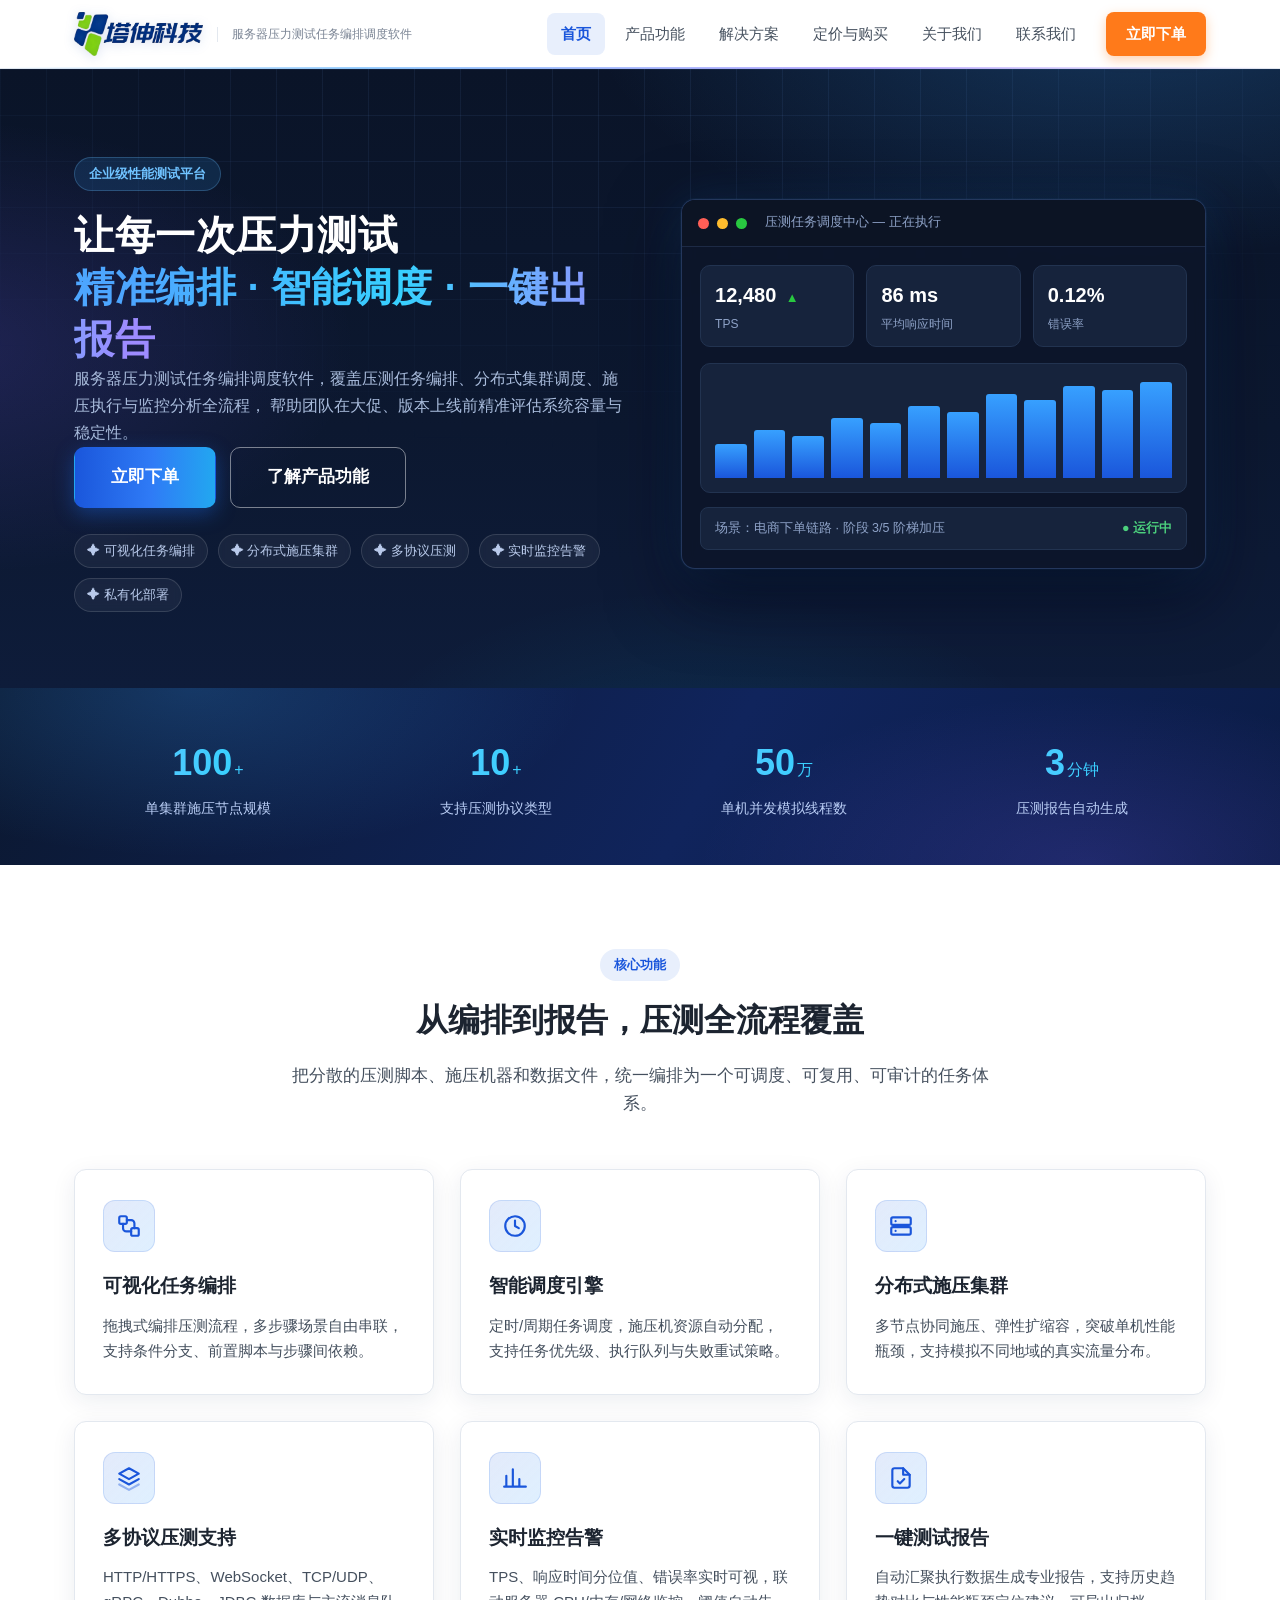
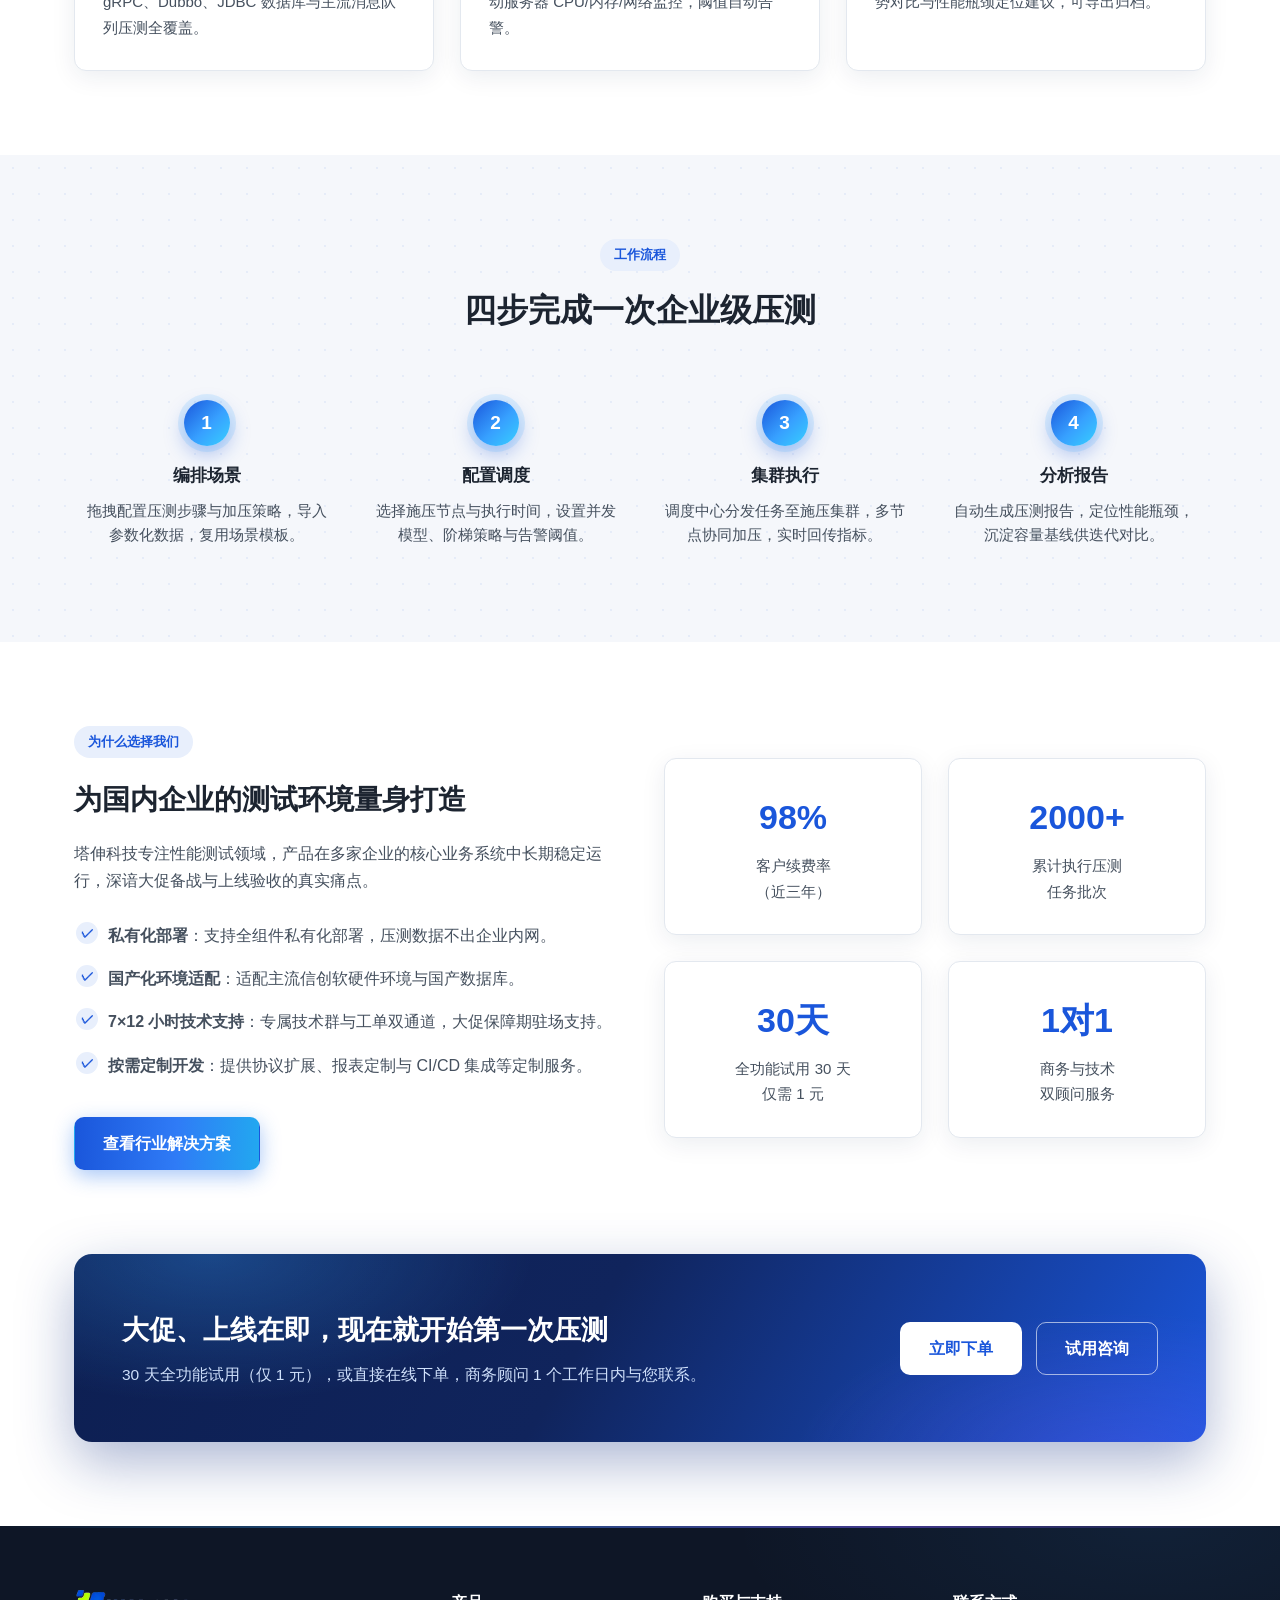
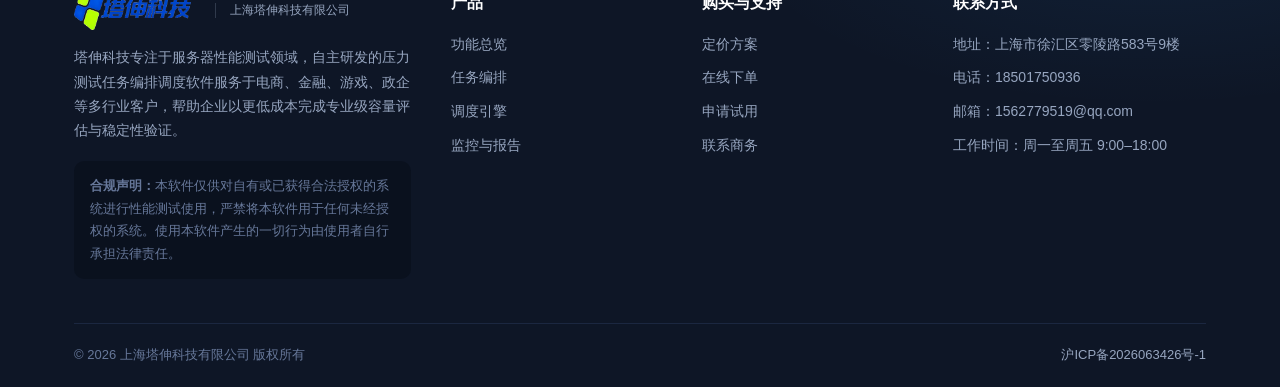
<file: index.html>
<!DOCTYPE html>
<html lang="zh-CN">
<head>
  <meta charset="UTF-8">
  <meta name="viewport" content="width=device-width, initial-scale=1.0">
  <title>服务器压力测试任务编排调度软件 - 上海塔伸科技有限公司</title>
  <meta name="description" content="面向企业级系统的服务器压力测试任务编排调度软件：可视化编排压测场景、智能调度分布式施压集群、实时监控与自动报告，帮助电商、金融、游戏等行业在大促与上线前精准评估系统容量。">
  <link rel="icon" href="assets/favicon.png" type="image/png">
  <link rel="stylesheet" href="css/style.css?v=1.3">
</head>
<body>

  <!-- ======= 头部导航 ======= -->
  <header class="site-header">
    <div class="container header-inner">
      <a class="brand" href="index.html">
        <img class="brand-logo" src="assets/logo.png" alt="塔伸科技"> <span class="brand-text"><span class="brand-sub">服务器压力测试任务编排调度软件</span>
        </span>
      </a>
      <button class="burger" aria-label="打开菜单"><span></span><span></span><span></span></button>
      <nav>
        <ul class="nav-list">
          <li><a href="index.html">首页</a></li>
          <li><a href="product.html">产品功能</a></li>
          <li><a href="solutions.html">解决方案</a></li>
          <li><a href="pricing.html">定价与购买</a></li>
          <li><a href="about.html">关于我们</a></li>
          <li><a href="contact.html">联系我们</a></li>
          <li><a class="nav-cta" href="order.html">立即下单</a></li>
        </ul>
      </nav>
    </div>
  </header>

  <!-- ======= 首页主视觉 ======= -->
  <section class="hero">
    <div class="container hero-inner">
      <div class="hero-copy">
        <span class="kicker">企业级性能测试平台</span>
        <h1>让每一次压力测试<br><span class="hl">精准编排 · 智能调度 · 一键出报告</span></h1>
        <p class="hero-desc">
          服务器压力测试任务编排调度软件，覆盖压测任务编排、分布式集群调度、施压执行与监控分析全流程，
          帮助团队在大促、版本上线前精准评估系统容量与稳定性。
        </p>
        <div class="hero-cta">
          <a class="btn btn-primary btn-lg" href="order.html">立即下单</a>
          <a class="btn btn-outline btn-lg" href="product.html">了解产品功能</a>
        </div>
        <div class="hero-tags">
          <span>✦ 可视化任务编排</span>
          <span>✦ 分布式施压集群</span>
          <span>✦ 多协议压测</span>
          <span>✦ 实时监控告警</span>
          <span>✦ 私有化部署</span>
        </div>
      </div>

      <!-- 模拟控制台（纯CSS绘制，无外部图片依赖） -->
      <div class="console" aria-hidden="true">
        <div class="console-bar">
          <span class="dot r"></span><span class="dot y"></span><span class="dot g"></span>
          <span class="console-title">压测任务调度中心 — 正在执行</span>
        </div>
        <div class="console-body">
          <div class="console-stats">
            <div class="console-stat"><div class="v">12,480 <em>▲</em></div><div class="l">TPS</div></div>
            <div class="console-stat"><div class="v">86 ms</div><div class="l">平均响应时间</div></div>
            <div class="console-stat"><div class="v">0.12%</div><div class="l">错误率</div></div>
          </div>
          <div class="chart">
            <i style="height:34%"></i><i style="height:48%"></i><i style="height:42%"></i>
            <i style="height:60%"></i><i style="height:55%"></i><i style="height:72%"></i>
            <i style="height:66%"></i><i style="height:84%"></i><i style="height:78%"></i>
            <i style="height:92%"></i><i style="height:88%"></i><i style="height:96%"></i>
          </div>
          <div class="console-task">
            <span>场景：电商下单链路 · 阶段 3/5 阶梯加压</span>
            <span><b>● 运行中</b></span>
          </div>
        </div>
      </div>
    </div>
  </section>

  <!-- ======= 数据亮点 ======= -->
  <section class="stats-bar">
    <div class="container stats-grid">
      <div class="stat"><div class="v">100<small>+</small></div><div class="l">单集群施压节点规模</div></div>
      <div class="stat"><div class="v">10<small>+</small></div><div class="l">支持压测协议类型</div></div>
      <div class="stat"><div class="v">50<small>万</small></div><div class="l">单机并发模拟线程数</div></div>
      <div class="stat"><div class="v">3<small>分钟</small></div><div class="l">压测报告自动生成</div></div>
    </div>
  </section>

  <!-- ======= 核心功能 ======= -->
  <section class="section">
    <div class="container">
      <div class="section-head">
        <span class="kicker">核心功能</span>
        <h2>从编排到报告，压测全流程覆盖</h2>
        <p>把分散的压测脚本、施压机器和数据文件，统一编排为一个可调度、可复用、可审计的任务体系。</p>
      </div>
      <div class="grid-3">
        <div class="card">
          <div class="card-icon">
            <svg width="26" height="26" viewBox="0 0 24 24" fill="none" stroke="currentColor" stroke-width="2" stroke-linecap="round" stroke-linejoin="round"><rect x="3" y="3" width="7" height="7" rx="1.5"/><rect x="14" y="14" width="7" height="7" rx="1.5"/><path d="M10 6.5h4a3 3 0 0 1 3 3V14"/><path d="M6.5 10v4a3 3 0 0 0 3 3H14"/></svg>
          </div>
          <h3>可视化任务编排</h3>
          <p>拖拽式编排压测流程，多步骤场景自由串联，支持条件分支、前置脚本与步骤间依赖。</p>
        </div>
        <div class="card">
          <div class="card-icon">
            <svg width="26" height="26" viewBox="0 0 24 24" fill="none" stroke="currentColor" stroke-width="2" stroke-linecap="round" stroke-linejoin="round"><circle cx="12" cy="12" r="9"/><path d="M12 7v5l3.5 2"/></svg>
          </div>
          <h3>智能调度引擎</h3>
          <p>定时/周期任务调度，施压机资源自动分配，支持任务优先级、执行队列与失败重试策略。</p>
        </div>
        <div class="card">
          <div class="card-icon">
            <svg width="26" height="26" viewBox="0 0 24 24" fill="none" stroke="currentColor" stroke-width="2" stroke-linecap="round" stroke-linejoin="round"><rect x="3" y="4" width="18" height="7" rx="1.5"/><rect x="3" y="13" width="18" height="7" rx="1.5"/><path d="M7 7.5h.01M7 16.5h.01"/></svg>
          </div>
          <h3>分布式施压集群</h3>
          <p>多节点协同施压、弹性扩缩容，突破单机性能瓶颈，支持模拟不同地域的真实流量分布。</p>
        </div>
        <div class="card">
          <div class="card-icon">
            <svg width="26" height="26" viewBox="0 0 24 24" fill="none" stroke="currentColor" stroke-width="2" stroke-linecap="round" stroke-linejoin="round"><path d="M12 3l9 5-9 5-9-5 9-5z"/><path d="M3 13l9 5 9-5"/><path d="M3 18l9 5 9-5" opacity=".4"/></svg>
          </div>
          <h3>多协议压测支持</h3>
          <p>HTTP/HTTPS、WebSocket、TCP/UDP、gRPC、Dubbo、JDBC 数据库与主流消息队列压测全覆盖。</p>
        </div>
        <div class="card">
          <div class="card-icon">
            <svg width="26" height="26" viewBox="0 0 24 24" fill="none" stroke="currentColor" stroke-width="2" stroke-linecap="round" stroke-linejoin="round"><path d="M4 20V10M10 20V4M16 20v-7M22 20H2"/></svg>
          </div>
          <h3>实时监控告警</h3>
          <p>TPS、响应时间分位值、错误率实时可视，联动服务器 CPU/内存/网络监控，阈值自动告警。</p>
        </div>
        <div class="card">
          <div class="card-icon">
            <svg width="26" height="26" viewBox="0 0 24 24" fill="none" stroke="currentColor" stroke-width="2" stroke-linecap="round" stroke-linejoin="round"><path d="M14 3H6a2 2 0 0 0-2 2v14a2 2 0 0 0 2 2h12a2 2 0 0 0 2-2V9z"/><path d="M14 3v6h6"/><path d="M9 15l2 2 4-4"/></svg>
          </div>
          <h3>一键测试报告</h3>
          <p>自动汇聚执行数据生成专业报告，支持历史趋势对比与性能瓶颈定位建议，可导出归档。</p>
        </div>
      </div>
    </div>
  </section>

  <!-- ======= 工作流程 ======= -->
  <section class="section section-alt">
    <div class="container">
      <div class="section-head">
        <span class="kicker">工作流程</span>
        <h2>四步完成一次企业级压测</h2>
      </div>
      <div class="steps">
        <div class="step">
          <div class="step-num">1</div>
          <h3>编排场景</h3>
          <p>拖拽配置压测步骤与加压策略，导入参数化数据，复用场景模板。</p>
        </div>
        <div class="step">
          <div class="step-num">2</div>
          <h3>配置调度</h3>
          <p>选择施压节点与执行时间，设置并发模型、阶梯策略与告警阈值。</p>
        </div>
        <div class="step">
          <div class="step-num">3</div>
          <h3>集群执行</h3>
          <p>调度中心分发任务至施压集群，多节点协同加压，实时回传指标。</p>
        </div>
        <div class="step">
          <div class="step-num">4</div>
          <h3>分析报告</h3>
          <p>自动生成压测报告，定位性能瓶颈，沉淀容量基线供迭代对比。</p>
        </div>
      </div>
    </div>
  </section>

  <!-- ======= 为什么选择我们 ======= -->
  <section class="section">
    <div class="container split">
      <div>
        <span class="kicker">为什么选择我们</span>
        <h2>为国内企业的测试环境量身打造</h2>
        <p>塔伸科技专注性能测试领域，产品在多家企业的核心业务系统中长期稳定运行，深谙大促备战与上线验收的真实痛点。</p>
        <ul class="check-list">
          <li><b>私有化部署</b>：支持全组件私有化部署，压测数据不出企业内网。</li>
          <li><b>国产化环境适配</b>：适配主流信创软硬件环境与国产数据库。</li>
          <li><b>7×12 小时技术支持</b>：专属技术群与工单双通道，大促保障期驻场支持。</li>
          <li><b>按需定制开发</b>：提供协议扩展、报表定制与 CI/CD 集成等定制服务。</li>
        </ul>
        <div style="margin-top:30px;">
          <a class="btn btn-primary" href="solutions.html">查看行业解决方案</a>
        </div>
      </div>
      <div class="grid-2">
        <div class="card" style="text-align:center;">
          <div style="font-size:34px;font-weight:700;color:var(--primary);">98%</div>
          <p style="margin-top:6px;">客户续费率<br>（近三年）</p>
        </div>
        <div class="card" style="text-align:center;">
          <div style="font-size:34px;font-weight:700;color:var(--primary);">2000+</div>
          <p style="margin-top:6px;">累计执行压测<br>任务批次</p>
        </div>
        <div class="card" style="text-align:center;">
          <div style="font-size:34px;font-weight:700;color:var(--primary);">30天</div>
          <p style="margin-top:6px;">全功能试用 30 天<br>仅需 1 元</p>
        </div>
        <div class="card" style="text-align:center;">
          <div style="font-size:34px;font-weight:700;color:var(--primary);">1对1</div>
          <p style="margin-top:6px;">商务与技术<br>双顾问服务</p>
        </div>
      </div>
    </div>
  </section>

  <!-- ======= CTA ======= -->
  <section class="section" style="padding-top:0;">
    <div class="container">
      <div class="cta-band">
        <div>
          <h2>大促、上线在即，现在就开始第一次压测</h2>
          <p>30 天全功能试用（仅 1 元），或直接在线下单，商务顾问 1 个工作日内与您联系。</p>
        </div>
        <div class="cta-actions">
          <a class="btn" href="order.html">立即下单</a>
          <a class="btn btn-ghost" href="contact.html">试用咨询</a>
        </div>
      </div>
    </div>
  </section>

  <!-- ======= 页脚 ======= -->
  <footer class="site-footer">
    <div class="container">
      <div class="footer-grid">
        <div class="footer-about">
          <div class="footer-brand brand">
            <img class="brand-logo" src="assets/logo.png" alt="塔伸科技"> <span class="brand-text"><span class="brand-sub">上海塔伸科技有限公司</span>
            </span>
          </div>
          <p>塔伸科技专注于服务器性能测试领域，自主研发的压力测试任务编排调度软件服务于电商、金融、游戏、政企等多行业客户，帮助企业以更低成本完成专业级容量评估与稳定性验证。</p>
          <div class="compliance">
            <b>合规声明：</b>本软件仅供对自有或已获得合法授权的系统进行性能测试使用，严禁将本软件用于任何未经授权的系统。使用本软件产生的一切行为由使用者自行承担法律责任。
          </div>
        </div>
        <div>
          <h4>产品</h4>
          <ul>
            <li><a href="product.html">功能总览</a></li>
            <li><a href="product.html#orchestrate">任务编排</a></li>
            <li><a href="product.html#schedule">调度引擎</a></li>
            <li><a href="product.html#monitor">监控与报告</a></li>
          </ul>
        </div>
        <div>
          <h4>购买与支持</h4>
          <ul>
            <li><a href="pricing.html">定价方案</a></li>
            <li><a href="order.html">在线下单</a></li>
            <li><a href="contact.html">申请试用</a></li>
            <li><a href="contact.html">联系商务</a></li>
          </ul>
        </div>
        <div>
          <h4>联系方式</h4>
          <ul>
            <li>地址：上海市徐汇区零陵路583号9楼</li>
            <li>电话：18501750936</li>
            <li>邮箱：1562779519@qq.com</li>
            <li>工作时间：周一至周五 9:00–18:00</li>
          </ul>
        </div>
      </div>
      <div class="footer-bottom">
        <span>© <span id="footer-year">2026</span> 上海塔伸科技有限公司 版权所有</span>
        <span><a href="https://beian.miit.gov.cn/" target="_blank" rel="noopener">沪ICP备2026063426号-1</a></span>
      </div>
    </div>
  </footer>

  <script src="js/main.js?v=1.3"></script>
</body>
</html>
</file>
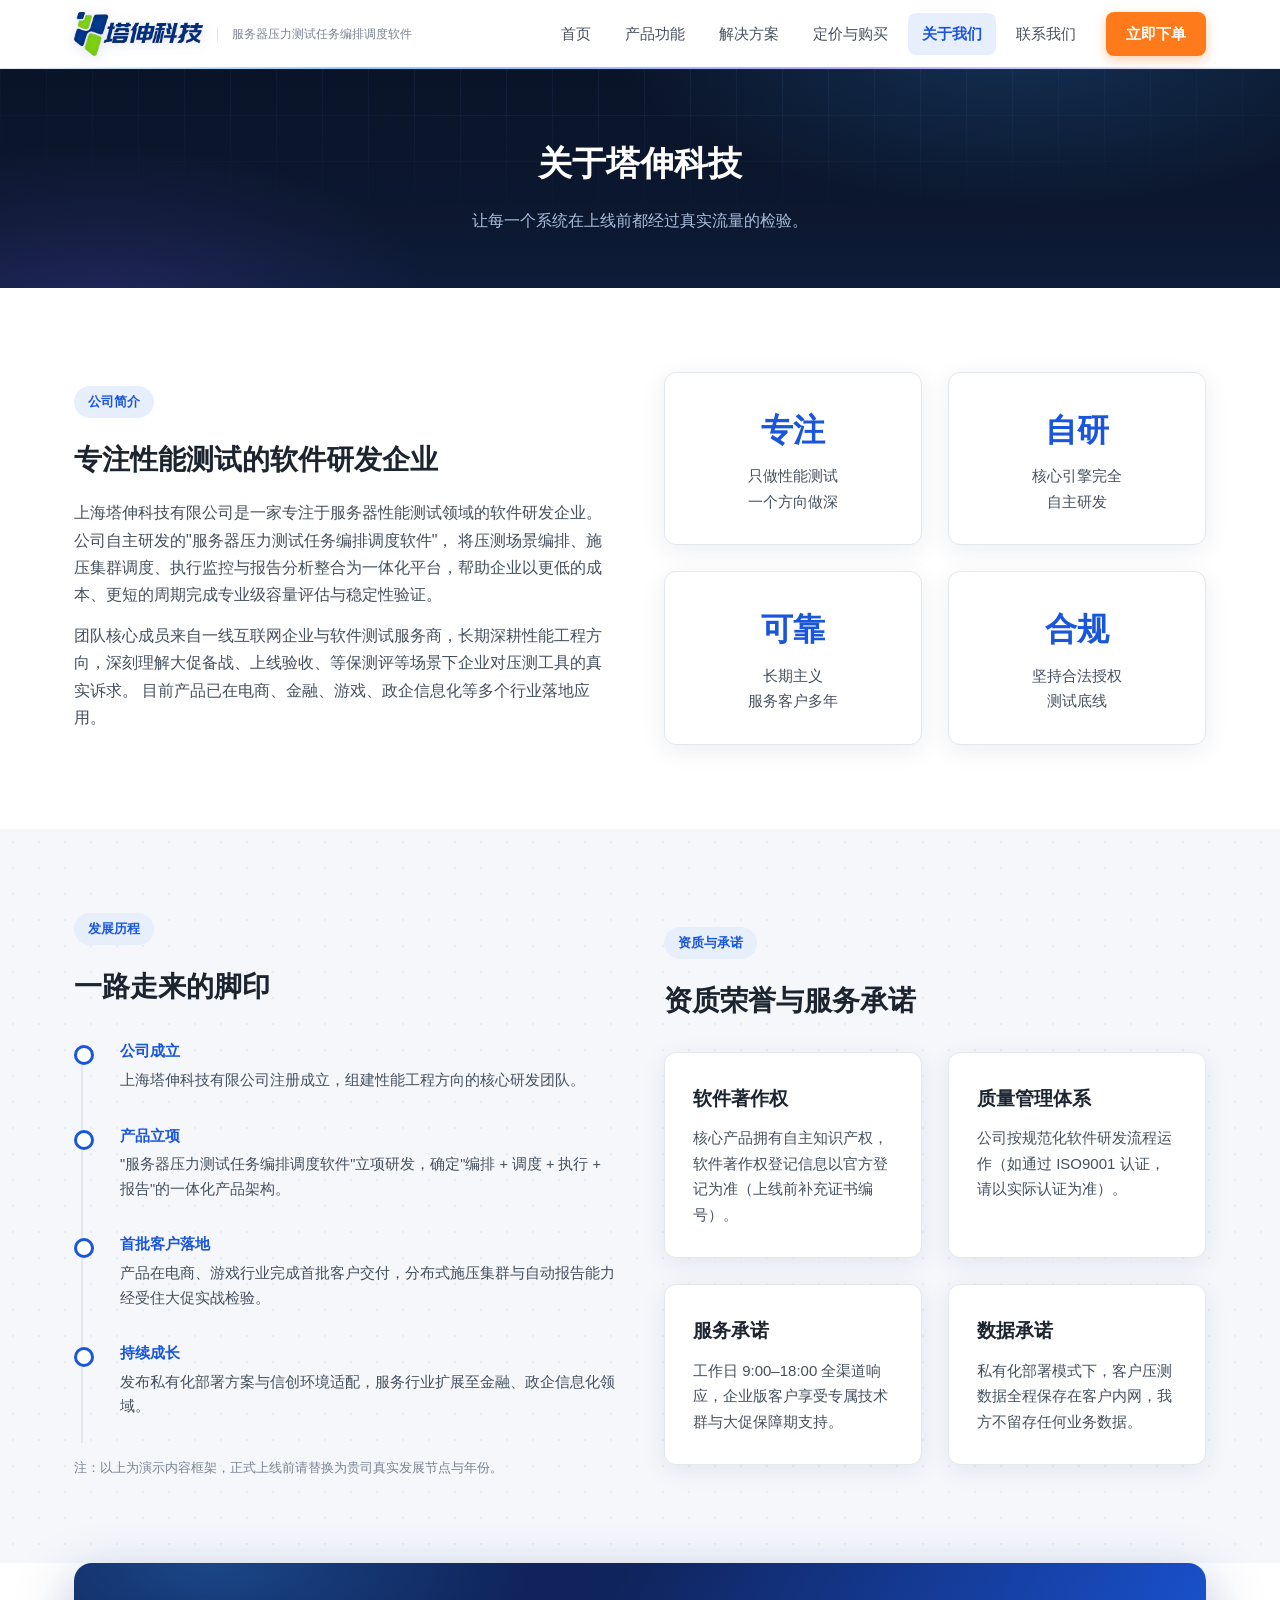
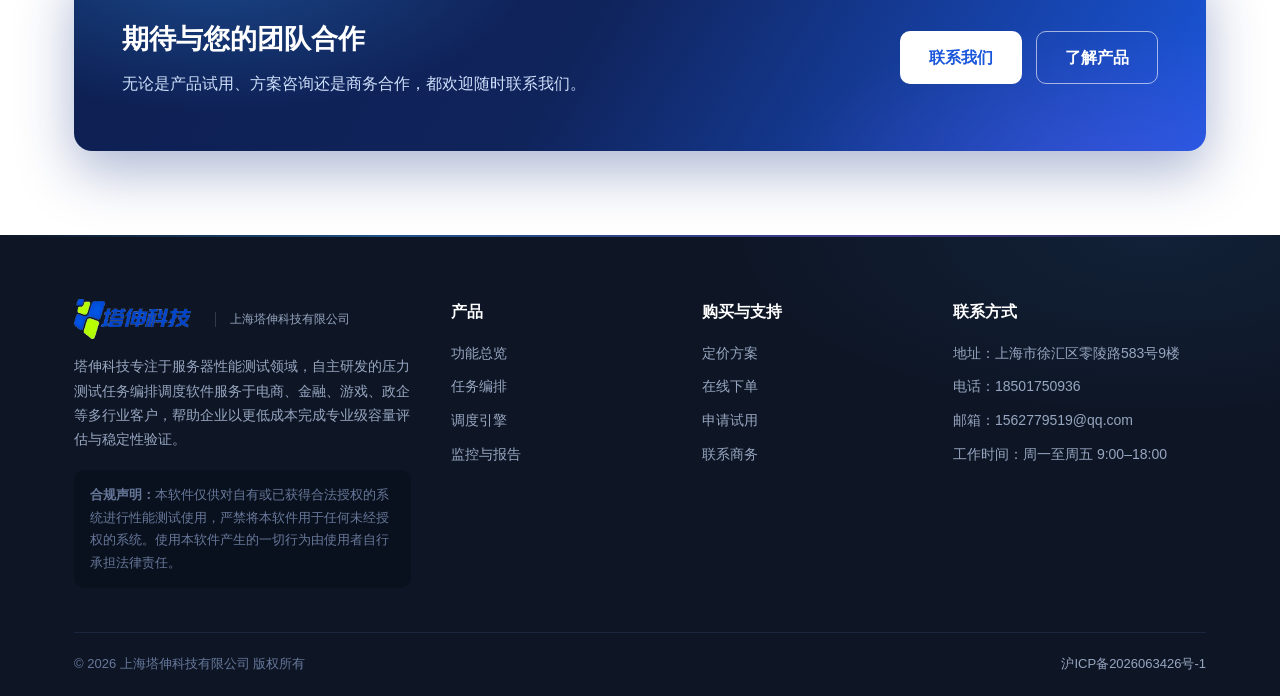
<file: about.html>
<!DOCTYPE html>
<html lang="zh-CN">
<head>
  <meta charset="UTF-8">
  <meta name="viewport" content="width=device-width, initial-scale=1.0">
  <title>关于我们 - 上海塔伸科技有限公司</title>
  <meta name="description" content="上海塔伸科技有限公司专注于服务器性能测试领域，自主研发压力测试任务编排调度软件，服务于电商、金融、游戏、政企等多行业客户。">
  <link rel="icon" href="assets/favicon.png" type="image/png">
  <link rel="stylesheet" href="css/style.css?v=1.3">
</head>
<body>

  <header class="site-header">
    <div class="container header-inner">
      <a class="brand" href="index.html">
        <img class="brand-logo" src="assets/logo.png" alt="塔伸科技"> <span class="brand-text"><span class="brand-sub">服务器压力测试任务编排调度软件</span>
        </span>
      </a>
      <button class="burger" aria-label="打开菜单"><span></span><span></span><span></span></button>
      <nav>
        <ul class="nav-list">
          <li><a href="index.html">首页</a></li>
          <li><a href="product.html">产品功能</a></li>
          <li><a href="solutions.html">解决方案</a></li>
          <li><a href="pricing.html">定价与购买</a></li>
          <li><a href="about.html">关于我们</a></li>
          <li><a href="contact.html">联系我们</a></li>
          <li><a class="nav-cta" href="order.html">立即下单</a></li>
        </ul>
      </nav>
    </div>
  </header>

  <section class="page-hero">
    <div class="container">
      <h1>关于塔伸科技</h1>
      <p>让每一个系统在上线前都经过真实流量的检验。</p>
    </div>
  </section>

  <section class="section">
    <div class="container split">
      <div>
        <span class="kicker">公司简介</span>
        <h2>专注性能测试的软件研发企业</h2>
        <p style="margin-top:14px;">
          上海塔伸科技有限公司是一家专注于服务器性能测试领域的软件研发企业。公司自主研发的"服务器压力测试任务编排调度软件"，
          将压测场景编排、施压集群调度、执行监控与报告分析整合为一体化平台，帮助企业以更低的成本、更短的周期完成专业级容量评估与稳定性验证。
        </p>
        <p style="margin-top:14px;color:var(--ink-2);">
          团队核心成员来自一线互联网企业与软件测试服务商，长期深耕性能工程方向，深刻理解大促备战、上线验收、等保测评等场景下企业对压测工具的真实诉求。
          目前产品已在电商、金融、游戏、政企信息化等多个行业落地应用。
        </p>
      </div>
      <div class="grid-2">
        <div class="card" style="text-align:center;"><div style="font-size:32px;font-weight:700;color:var(--primary);">专注</div><p style="margin-top:6px;">只做性能测试<br>一个方向做深</p></div>
        <div class="card" style="text-align:center;"><div style="font-size:32px;font-weight:700;color:var(--primary);">自研</div><p style="margin-top:6px;">核心引擎完全<br>自主研发</p></div>
        <div class="card" style="text-align:center;"><div style="font-size:32px;font-weight:700;color:var(--primary);">可靠</div><p style="margin-top:6px;">长期主义<br>服务客户多年</p></div>
        <div class="card" style="text-align:center;"><div style="font-size:32px;font-weight:700;color:var(--primary);">合规</div><p style="margin-top:6px;">坚持合法授权<br>测试底线</p></div>
      </div>
    </div>
  </section>

  <section class="section section-alt">
    <div class="container split">
      <div>
        <span class="kicker">发展历程</span>
        <h2>一路走来的脚印</h2>
        <div class="timeline" style="margin-top:28px;">
          <div class="tl-item">
            <div class="tl-year">公司成立</div>
            <p>上海塔伸科技有限公司注册成立，组建性能工程方向的核心研发团队。</p>
          </div>
          <div class="tl-item">
            <div class="tl-year">产品立项</div>
            <p>"服务器压力测试任务编排调度软件"立项研发，确定"编排 + 调度 + 执行 + 报告"的一体化产品架构。</p>
          </div>
          <div class="tl-item">
            <div class="tl-year">首批客户落地</div>
            <p>产品在电商、游戏行业完成首批客户交付，分布式施压集群与自动报告能力经受住大促实战检验。</p>
          </div>
          <div class="tl-item">
            <div class="tl-year">持续成长</div>
            <p>发布私有化部署方案与信创环境适配，服务行业扩展至金融、政企信息化领域。</p>
          </div>
        </div>
        <p style="color:var(--ink-3);font-size:13px;margin-top:8px;">注：以上为演示内容框架，正式上线前请替换为贵司真实发展节点与年份。</p>
      </div>
      <div>
        <span class="kicker">资质与承诺</span>
        <h2>资质荣誉与服务承诺</h2>
        <div class="grid-2" style="margin-top:28px;">
          <div class="card"><h3>软件著作权</h3><p>核心产品拥有自主知识产权，软件著作权登记信息以官方登记为准（上线前补充证书编号）。</p></div>
          <div class="card"><h3>质量管理体系</h3><p>公司按规范化软件研发流程运作（如通过 ISO9001 认证，请以实际认证为准）。</p></div>
          <div class="card"><h3>服务承诺</h3><p>工作日 9:00–18:00 全渠道响应，企业版客户享受专属技术群与大促保障期支持。</p></div>
          <div class="card"><h3>数据承诺</h3><p>私有化部署模式下，客户压测数据全程保存在客户内网，我方不留存任何业务数据。</p></div>
        </div>
      </div>
    </div>
  </section>

  <section class="section" style="padding-top:0;">
    <div class="container">
      <div class="cta-band">
        <div>
          <h2>期待与您的团队合作</h2>
          <p>无论是产品试用、方案咨询还是商务合作，都欢迎随时联系我们。</p>
        </div>
        <div class="cta-actions">
          <a class="btn" href="contact.html">联系我们</a>
          <a class="btn btn-ghost" href="product.html">了解产品</a>
        </div>
      </div>
    </div>
  </section>

  <footer class="site-footer">
    <div class="container">
      <div class="footer-grid">
        <div class="footer-about">
          <div class="footer-brand brand">
            <img class="brand-logo" src="assets/logo.png" alt="塔伸科技"> <span class="brand-text"><span class="brand-sub">上海塔伸科技有限公司</span>
            </span>
          </div>
          <p>塔伸科技专注于服务器性能测试领域，自主研发的压力测试任务编排调度软件服务于电商、金融、游戏、政企等多行业客户，帮助企业以更低成本完成专业级容量评估与稳定性验证。</p>
          <div class="compliance">
            <b>合规声明：</b>本软件仅供对自有或已获得合法授权的系统进行性能测试使用，严禁将本软件用于任何未经授权的系统。使用本软件产生的一切行为由使用者自行承担法律责任。
          </div>
        </div>
        <div>
          <h4>产品</h4>
          <ul>
            <li><a href="product.html">功能总览</a></li>
            <li><a href="product.html#orchestrate">任务编排</a></li>
            <li><a href="product.html#schedule">调度引擎</a></li>
            <li><a href="product.html#monitor">监控与报告</a></li>
          </ul>
        </div>
        <div>
          <h4>购买与支持</h4>
          <ul>
            <li><a href="pricing.html">定价方案</a></li>
            <li><a href="order.html">在线下单</a></li>
            <li><a href="contact.html">申请试用</a></li>
            <li><a href="contact.html">联系商务</a></li>
          </ul>
        </div>
        <div>
          <h4>联系方式</h4>
          <ul>
            <li>地址：上海市徐汇区零陵路583号9楼</li>
            <li>电话：18501750936</li>
            <li>邮箱：1562779519@qq.com</li>
            <li>工作时间：周一至周五 9:00–18:00</li>
          </ul>
        </div>
      </div>
      <div class="footer-bottom">
        <span>© <span id="footer-year">2026</span> 上海塔伸科技有限公司 版权所有</span>
        <span><a href="https://beian.miit.gov.cn/" target="_blank" rel="noopener">沪ICP备2026063426号-1</a></span>
      </div>
    </div>
  </footer>

  <script src="js/main.js?v=1.3"></script>
</body>
</html>
</file>
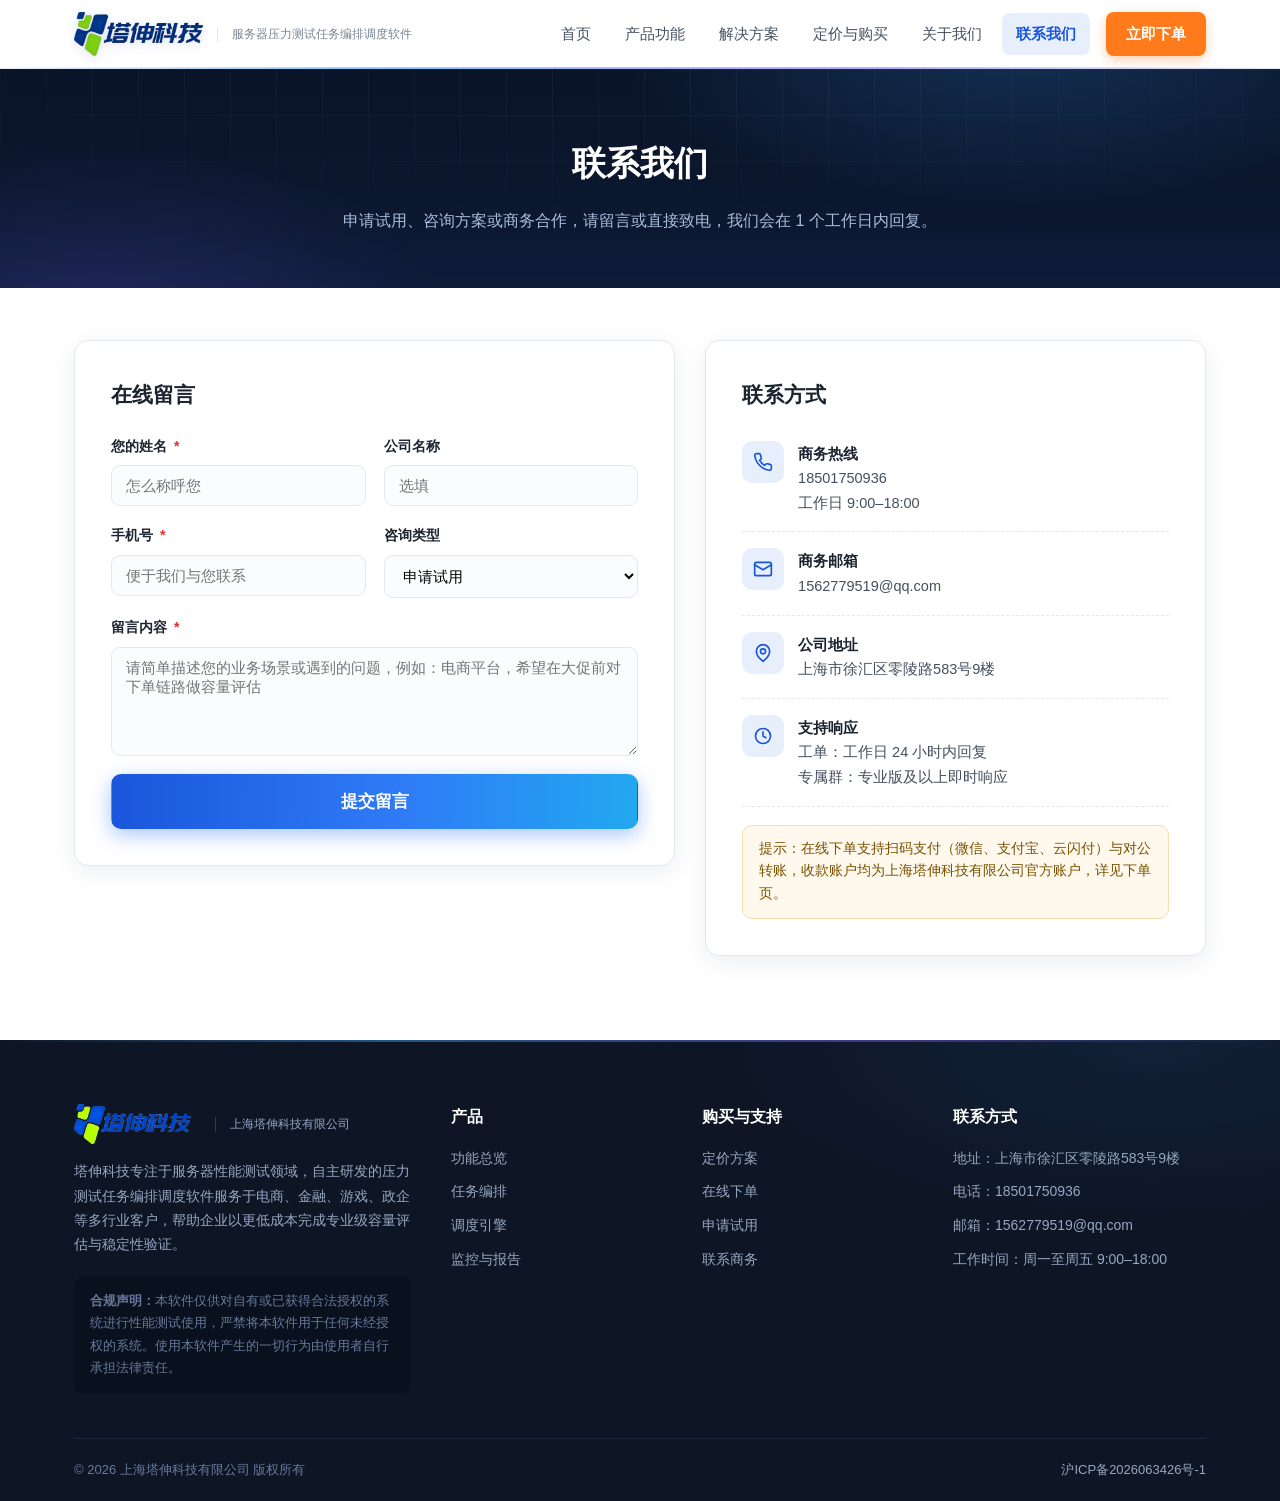
<file: contact.html>
<!DOCTYPE html>
<html lang="zh-CN">
<head>
  <meta charset="UTF-8">
  <meta name="viewport" content="width=device-width, initial-scale=1.0">
  <title>联系我们 - 服务器压力测试任务编排调度软件</title>
  <meta name="description" content="联系上海塔伸科技有限公司：申请30天试用、咨询压测解决方案、商务合作与售后支持。">
  <link rel="icon" href="assets/favicon.png" type="image/png">
  <link rel="stylesheet" href="css/style.css?v=1.3">
</head>
<body>

  <header class="site-header">
    <div class="container header-inner">
      <a class="brand" href="index.html">
        <img class="brand-logo" src="assets/logo.png" alt="塔伸科技"> <span class="brand-text"><span class="brand-sub">服务器压力测试任务编排调度软件</span>
        </span>
      </a>
      <button class="burger" aria-label="打开菜单"><span></span><span></span><span></span></button>
      <nav>
        <ul class="nav-list">
          <li><a href="index.html">首页</a></li>
          <li><a href="product.html">产品功能</a></li>
          <li><a href="solutions.html">解决方案</a></li>
          <li><a href="pricing.html">定价与购买</a></li>
          <li><a href="about.html">关于我们</a></li>
          <li><a href="contact.html">联系我们</a></li>
          <li><a class="nav-cta" href="order.html">立即下单</a></li>
        </ul>
      </nav>
    </div>
  </header>

  <section class="page-hero">
    <div class="container">
      <h1>联系我们</h1>
      <p>申请试用、咨询方案或商务合作，请留言或直接致电，我们会在 1 个工作日内回复。</p>
    </div>
  </section>

  <section class="section" style="padding-top:52px;">
    <div class="container contact-grid">

      <div class="form-card">
        <h2 style="font-size:21px;margin-bottom:22px;">在线留言</h2>
        <!--
          演示说明：此表单当前仅做前端演示，不会真实提交。
          上线时有两种低成本方案：
          1. 使用 form 的 action 指向您在阿里云/腾讯云购买的表单通知服务；
          2. 增加简单后端接收留言并发送邮件通知（参见 README.md）。
        -->
        <form class="form-grid" id="contact-form">
          <div class="form-field">
            <label for="c-name">您的姓名 <em>*</em></label>
            <input type="text" id="c-name" placeholder="怎么称呼您">
            <span class="err"></span>
          </div>
          <div class="form-field">
            <label for="c-company">公司名称</label>
            <input type="text" id="c-company" placeholder="选填">
          </div>
          <div class="form-field">
            <label for="c-phone">手机号 <em>*</em></label>
            <input type="tel" id="c-phone" maxlength="11" placeholder="便于我们与您联系">
            <span class="err"></span>
          </div>
          <div class="form-field">
            <label for="c-type">咨询类型</label>
            <select id="c-type">
              <option>申请试用</option>
              <option>产品功能咨询</option>
              <option>解决方案咨询</option>
              <option>报价与商务合作</option>
              <option>售后技术支持</option>
            </select>
          </div>
          <div class="form-field full">
            <label for="c-msg">留言内容 <em>*</em></label>
            <textarea id="c-msg" rows="5" placeholder="请简单描述您的业务场景或遇到的问题，例如：电商平台，希望在大促前对下单链路做容量评估"></textarea>
            <span class="err"></span>
          </div>
          <div class="form-field full">
            <button type="submit" class="btn btn-primary btn-lg btn-block">提交留言</button>
          </div>
        </form>
        <div class="notice blue" id="contact-ok" style="display:none;">
          ✅ 留言提交成功（演示）！正式上线后，留言将通过后端发送至商务邮箱，顾问会在 1 个工作日内与您联系。
        </div>
      </div>

      <div class="form-card">
        <h2 style="font-size:21px;margin-bottom:12px;">联系方式</h2>
        <div class="contact-item">
          <span class="ci-ico">
            <svg width="20" height="20" viewBox="0 0 24 24" fill="none" stroke="currentColor" stroke-width="2" stroke-linecap="round" stroke-linejoin="round"><path d="M22 16.9v3a2 2 0 0 1-2.2 2 19.8 19.8 0 0 1-8.6-3.1 19.5 19.5 0 0 1-6-6A19.8 19.8 0 0 1 2.1 4.2 2 2 0 0 1 4.1 2h3a2 2 0 0 1 2 1.7c.1 1 .4 2 .7 2.9a2 2 0 0 1-.5 2.1L8 10a16 16 0 0 0 6 6l1.3-1.3a2 2 0 0 1 2.1-.5c.9.3 1.9.6 2.9.7a2 2 0 0 1 1.7 2z"/></svg>
          </span>
          <div>
            <div class="ci-t">商务热线</div>
            <div class="ci-v">18501750936<br>工作日 9:00–18:00</div>
          </div>
        </div>
        <div class="contact-item">
          <span class="ci-ico">
            <svg width="20" height="20" viewBox="0 0 24 24" fill="none" stroke="currentColor" stroke-width="2" stroke-linecap="round" stroke-linejoin="round"><rect x="2" y="4" width="20" height="16" rx="2"/><path d="m22 7-10 6L2 7"/></svg>
          </span>
          <div>
            <div class="ci-t">商务邮箱</div>
            <div class="ci-v">1562779519@qq.com</div>
          </div>
        </div>
        <div class="contact-item">
          <span class="ci-ico">
            <svg width="20" height="20" viewBox="0 0 24 24" fill="none" stroke="currentColor" stroke-width="2" stroke-linecap="round" stroke-linejoin="round"><path d="M20 10c0 6-8 12-8 12S4 16 4 10a8 8 0 0 1 16 0z"/><circle cx="12" cy="10" r="3"/></svg>
          </span>
          <div>
            <div class="ci-t">公司地址</div>
            <div class="ci-v">上海市徐汇区零陵路583号9楼</div>
          </div>
        </div>
        <div class="contact-item">
          <span class="ci-ico">
            <svg width="20" height="20" viewBox="0 0 24 24" fill="none" stroke="currentColor" stroke-width="2" stroke-linecap="round" stroke-linejoin="round"><circle cx="12" cy="12" r="9"/><path d="M12 7v5l3.5 2"/></svg>
          </span>
          <div>
            <div class="ci-t">支持响应</div>
            <div class="ci-v">工单：工作日 24 小时内回复<br>专属群：专业版及以上即时响应</div>
          </div>
        </div>
        <div class="notice" style="margin-top:18px;">
          提示：在线下单支持扫码支付（微信、支付宝、云闪付）与对公转账，收款账户均为上海塔伸科技有限公司官方账户，详见下单页。
        </div>
      </div>

    </div>
  </section>

  <footer class="site-footer">
    <div class="container">
      <div class="footer-grid">
        <div class="footer-about">
          <div class="footer-brand brand">
            <img class="brand-logo" src="assets/logo.png" alt="塔伸科技"> <span class="brand-text"><span class="brand-sub">上海塔伸科技有限公司</span>
            </span>
          </div>
          <p>塔伸科技专注于服务器性能测试领域，自主研发的压力测试任务编排调度软件服务于电商、金融、游戏、政企等多行业客户，帮助企业以更低成本完成专业级容量评估与稳定性验证。</p>
          <div class="compliance">
            <b>合规声明：</b>本软件仅供对自有或已获得合法授权的系统进行性能测试使用，严禁将本软件用于任何未经授权的系统。使用本软件产生的一切行为由使用者自行承担法律责任。
          </div>
        </div>
        <div>
          <h4>产品</h4>
          <ul>
            <li><a href="product.html">功能总览</a></li>
            <li><a href="product.html#orchestrate">任务编排</a></li>
            <li><a href="product.html#schedule">调度引擎</a></li>
            <li><a href="product.html#monitor">监控与报告</a></li>
          </ul>
        </div>
        <div>
          <h4>购买与支持</h4>
          <ul>
            <li><a href="pricing.html">定价方案</a></li>
            <li><a href="order.html">在线下单</a></li>
            <li><a href="contact.html">申请试用</a></li>
            <li><a href="contact.html">联系商务</a></li>
          </ul>
        </div>
        <div>
          <h4>联系方式</h4>
          <ul>
            <li>地址：上海市徐汇区零陵路583号9楼</li>
            <li>电话：18501750936</li>
            <li>邮箱：1562779519@qq.com</li>
            <li>工作时间：周一至周五 9:00–18:00</li>
          </ul>
        </div>
      </div>
      <div class="footer-bottom">
        <span>© <span id="footer-year">2026</span> 上海塔伸科技有限公司 版权所有</span>
        <span><a href="https://beian.miit.gov.cn/" target="_blank" rel="noopener">沪ICP备2026063426号-1</a></span>
      </div>
    </div>
  </footer>

  <script src="js/main.js?v=1.3"></script>
  <script>
    // 联系表单演示校验与提示（真实提交请接入后端或表单服务）
    (function () {
      var form = document.getElementById('contact-form');
      form.addEventListener('submit', function (e) {
        e.preventDefault();
        var ok = true;
        function check(id, test, msg) {
          var input = document.getElementById(id);
          var field = input.closest('.form-field');
          var err = field.querySelector('.err');
          if (!test(input.value.trim())) { ok = false; field.classList.add('invalid'); err.textContent = msg; }
          else { field.classList.remove('invalid'); }
        }
        check('c-name', function (v) { return v.length >= 2; }, '请填写您的姓名');
        check('c-phone', function (v) { return /^1[3-9]\d{9}$/.test(v); }, '请填写正确的 11 位手机号');
        check('c-msg', function (v) { return v.length >= 10; }, '请至少输入 10 个字的问题描述');
        if (ok) {
          form.style.display = 'none';
          document.getElementById('contact-ok').style.display = '';
        }
      });
    })();
  </script>
</body>
</html>
</file>
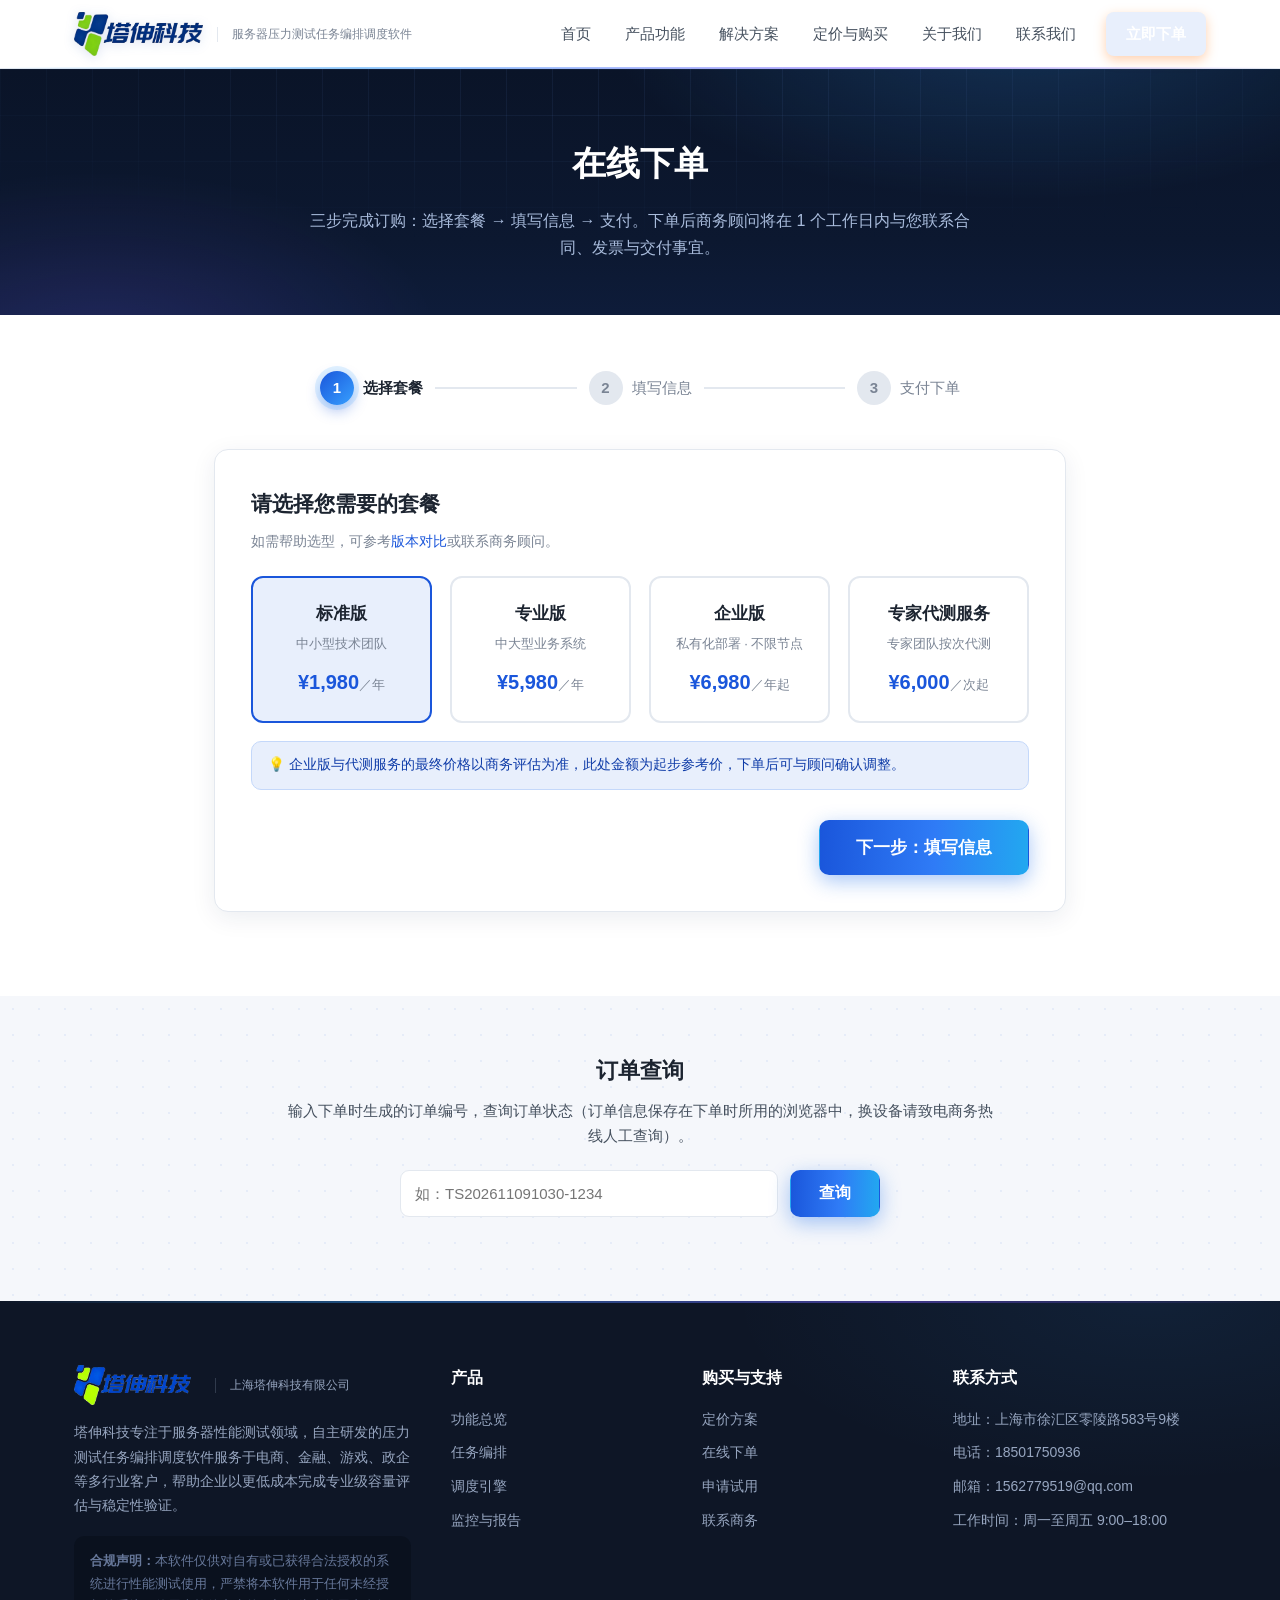
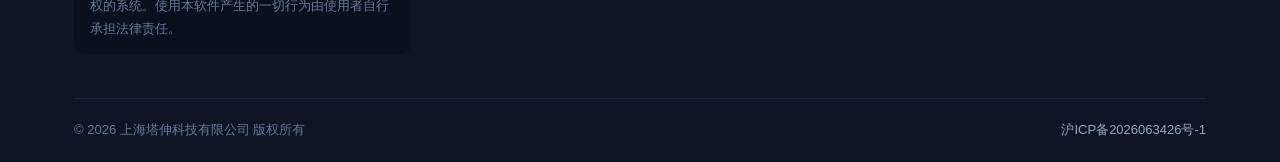
<file: order.html>
<!DOCTYPE html>
<html lang="zh-CN">
<head>
  <meta charset="UTF-8">
  <meta name="viewport" content="width=device-width, initial-scale=1.0">
  <title>在线下单 - 服务器压力测试任务编排调度软件</title>
  <meta name="description" content="在线下单购买服务器压力测试任务编排调度软件：选择套餐、填写信息、微信/支付宝/对公转账支付，商务顾问 1 个工作日内联系确认合同与交付。">
  <link rel="icon" href="assets/favicon.png" type="image/png">
  <link rel="stylesheet" href="css/style.css?v=1.3">
</head>
<body id="order-page">

  <header class="site-header">
    <div class="container header-inner">
      <a class="brand" href="index.html">
        <img class="brand-logo" src="assets/logo.png" alt="塔伸科技"> <span class="brand-text"><span class="brand-sub">服务器压力测试任务编排调度软件</span>
        </span>
      </a>
      <button class="burger" aria-label="打开菜单"><span></span><span></span><span></span></button>
      <nav>
        <ul class="nav-list">
          <li><a href="index.html">首页</a></li>
          <li><a href="product.html">产品功能</a></li>
          <li><a href="solutions.html">解决方案</a></li>
          <li><a href="pricing.html">定价与购买</a></li>
          <li><a href="about.html">关于我们</a></li>
          <li><a href="contact.html">联系我们</a></li>
          <li><a class="nav-cta" href="order.html">立即下单</a></li>
        </ul>
      </nav>
    </div>
  </header>

  <section class="page-hero">
    <div class="container">
      <h1>在线下单</h1>
      <p>三步完成订购：选择套餐 → 填写信息 → 支付。下单后商务顾问将在 1 个工作日内与您联系合同、发票与交付事宜。</p>
    </div>
  </section>

  <section class="section" style="padding-top:20px;">
    <div class="container" style="max-width:900px;">

      <!-- 步骤指示器 -->
      <div class="order-steps" id="order-steps">
        <div class="o-step active" id="ostep-1"><span class="o-ind">1</span><span class="o-lab">选择套餐</span><span class="o-line"></span></div>
        <div class="o-step" id="ostep-2"><span class="o-ind">2</span><span class="o-lab">填写信息</span><span class="o-line"></span></div>
        <div class="o-step" id="ostep-3"><span class="o-ind">3</span><span class="o-lab">支付下单</span></div>
      </div>

      <!-- 步骤1：选择套餐 -->
      <div class="form-card" id="panel-1">
        <h2 style="font-size:21px;margin-bottom:8px;">请选择您需要的套餐</h2>
        <p style="color:var(--ink-3);font-size:14px;margin-bottom:22px;">如需帮助选型，可参考<a href="pricing.html">版本对比</a>或联系商务顾问。</p>
        <div class="plan-pick four">
          <div class="plan-option" data-plan="standard">
            <div class="p-name">标准版</div>
            <div class="p-desc">中小型技术团队</div>
            <div class="p-price">¥1,980<small>／年</small></div>
          </div>
          <div class="plan-option" data-plan="professional">
            <div class="p-name">专业版</div>
            <div class="p-desc">中大型业务系统</div>
            <div class="p-price">¥5,980<small>／年</small></div>
          </div>
          <div class="plan-option" data-plan="enterprise">
            <div class="p-name">企业版</div>
            <div class="p-desc">私有化部署 · 不限节点</div>
            <div class="p-price">¥6,980<small>／年起</small></div>
          </div>
          <div class="plan-option" data-plan="service">
            <div class="p-name">专家代测服务</div>
            <div class="p-desc">专家团队按次代测</div>
            <div class="p-price">¥6,000<small>／次起</small></div>
          </div>
        </div>
        <div class="notice blue">💡 企业版与代测服务的最终价格以商务评估为准，此处金额为起步参考价，下单后可与顾问确认调整。</div>
        <div class="wizard-actions">
          <span></span>
          <button class="btn btn-primary btn-lg" id="next-1">下一步：填写信息</button>
        </div>
      </div>

      <!-- 步骤2：填写联系信息 -->
      <div class="form-card" id="panel-2" style="display:none;">
        <h2 style="font-size:21px;margin-bottom:22px;">联系与开票信息</h2>
        <div class="form-grid">
          <div class="form-field">
            <label for="f-company">公司全称 <em>*</em></label>
            <input type="text" id="f-company" placeholder="如：上海××科技有限公司">
            <span class="err"></span>
          </div>
          <div class="form-field">
            <label for="f-name">联系人 <em>*</em></label>
            <input type="text" id="f-name" placeholder="您的姓名">
            <span class="err"></span>
          </div>
          <div class="form-field">
            <label for="f-phone">手机号 <em>*</em></label>
            <input type="tel" id="f-phone" maxlength="11" placeholder="用于商务顾问与您联系">
            <span class="err"></span>
          </div>
          <div class="form-field">
            <label for="f-email">电子邮箱 <em>*</em></label>
            <input type="email" id="f-email" placeholder="用于接收合同与交付通知">
            <span class="err"></span>
          </div>
          <div class="form-field full">
            <label for="f-note">需求备注（选填）</label>
            <textarea id="f-note" rows="3" placeholder="例如：预计压测的系统类型、期望开通时间、是否需要私有化部署等"></textarea>
          </div>
        </div>
        <div class="wizard-actions">
          <button class="btn btn-outline" id="back-2">上一步</button>
          <button class="btn btn-primary btn-lg" id="next-2">下一步：选择支付方式</button>
        </div>
      </div>

      <!-- 步骤3：支付 -->
      <div class="form-card" id="panel-3" style="display:none;">
        <h2 style="font-size:21px;margin-bottom:22px;">确认订单并支付</h2>

        <div class="order-summary" style="margin-bottom:22px;">
          <dl>
            <dt>订购套餐</dt><dd id="summary-plan">—</dd>
            <dt>订单金额</dt><dd id="summary-amount" style="color:var(--accent);font-size:20px;">—</dd>
          </dl>
        </div>

        <h3 style="font-size:16px;margin-bottom:14px;">选择支付方式</h3>
        <div class="pay-methods">
          <div class="pay-option selected" data-pay="qr">
            <span class="pay-ico qr">扫码</span>
            <span><span class="pay-name">扫码支付（推荐）</span><br><span class="pay-desc">微信 / 支付宝 / 云闪付扫收款码</span></span>
          </div>
          <div class="pay-option" data-pay="bank">
            <span class="pay-ico bank">转账</span>
            <span><span class="pay-name">对公转账</span><br><span class="pay-desc">适合企业采购与报销</span></span>
          </div>
        </div>

        <!-- 支付详情（收款二维码 / 银行信息），由 order.js 渲染 -->
        <div class="pay-detail" id="pay-detail"></div>

        <div class="notice">提交订单即表示您已阅读并同意《软件许可与技术服务协议》（上线后可附链接），我们将在支付确认后为您安排开通与交付。</div>

        <div class="wizard-actions">
          <button class="btn btn-outline" id="back-3">上一步</button>
          <button class="btn btn-accent btn-lg" id="submit-order">提交订单</button>
        </div>
      </div>

      <!-- 步骤4：下单结果，由 order.js 渲染 -->
      <div id="panel-result" style="display:none;"></div>

    </div>
  </section>

  <!-- 订单查询（演示） -->
  <section class="section section-alt" style="padding-top:56px;">
    <div class="container" style="max-width:760px;text-align:center;">
      <h2 style="font-size:22px;margin-bottom:10px;">订单查询</h2>
      <p style="color:var(--ink-2);font-size:14.5px;margin-bottom:22px;">输入下单时生成的订单编号，查询订单状态（订单信息保存在下单时所用的浏览器中，换设备请致电商务热线人工查询）。</p>
      <div class="query-box">
        <input type="text" id="order-query-input" class="form-field" placeholder="如：TS202611091030-1234" style="padding:11px 14px;border:1px solid var(--line);border-radius:9px;font-size:15px;">
        <button class="btn btn-primary" id="order-query-btn">查询</button>
      </div>
      <div id="order-query-result"></div>
    </div>
  </section>

  <footer class="site-footer">
    <div class="container">
      <div class="footer-grid">
        <div class="footer-about">
          <div class="footer-brand brand">
            <img class="brand-logo" src="assets/logo.png" alt="塔伸科技"> <span class="brand-text"><span class="brand-sub">上海塔伸科技有限公司</span>
            </span>
          </div>
          <p>塔伸科技专注于服务器性能测试领域，自主研发的压力测试任务编排调度软件服务于电商、金融、游戏、政企等多行业客户，帮助企业以更低成本完成专业级容量评估与稳定性验证。</p>
          <div class="compliance">
            <b>合规声明：</b>本软件仅供对自有或已获得合法授权的系统进行性能测试使用，严禁将本软件用于任何未经授权的系统。使用本软件产生的一切行为由使用者自行承担法律责任。
          </div>
        </div>
        <div>
          <h4>产品</h4>
          <ul>
            <li><a href="product.html">功能总览</a></li>
            <li><a href="product.html#orchestrate">任务编排</a></li>
            <li><a href="product.html#schedule">调度引擎</a></li>
            <li><a href="product.html#monitor">监控与报告</a></li>
          </ul>
        </div>
        <div>
          <h4>购买与支持</h4>
          <ul>
            <li><a href="pricing.html">定价方案</a></li>
            <li><a href="order.html">在线下单</a></li>
            <li><a href="contact.html">申请试用</a></li>
            <li><a href="contact.html">联系商务</a></li>
          </ul>
        </div>
        <div>
          <h4>联系方式</h4>
          <ul>
            <li>地址：上海市徐汇区零陵路583号9楼</li>
            <li>电话：18501750936</li>
            <li>邮箱：1562779519@qq.com</li>
            <li>工作时间：周一至周五 9:00–18:00</li>
          </ul>
        </div>
      </div>
      <div class="footer-bottom">
        <span>© <span id="footer-year">2026</span> 上海塔伸科技有限公司 版权所有</span>
        <span><a href="https://beian.miit.gov.cn/" target="_blank" rel="noopener">沪ICP备2026063426号-1</a></span>
      </div>
    </div>
  </footer>

  <script src="js/main.js?v=1.3"></script>
  <script src="js/order.js?v=1.3"></script>
</body>
</html>
</file>
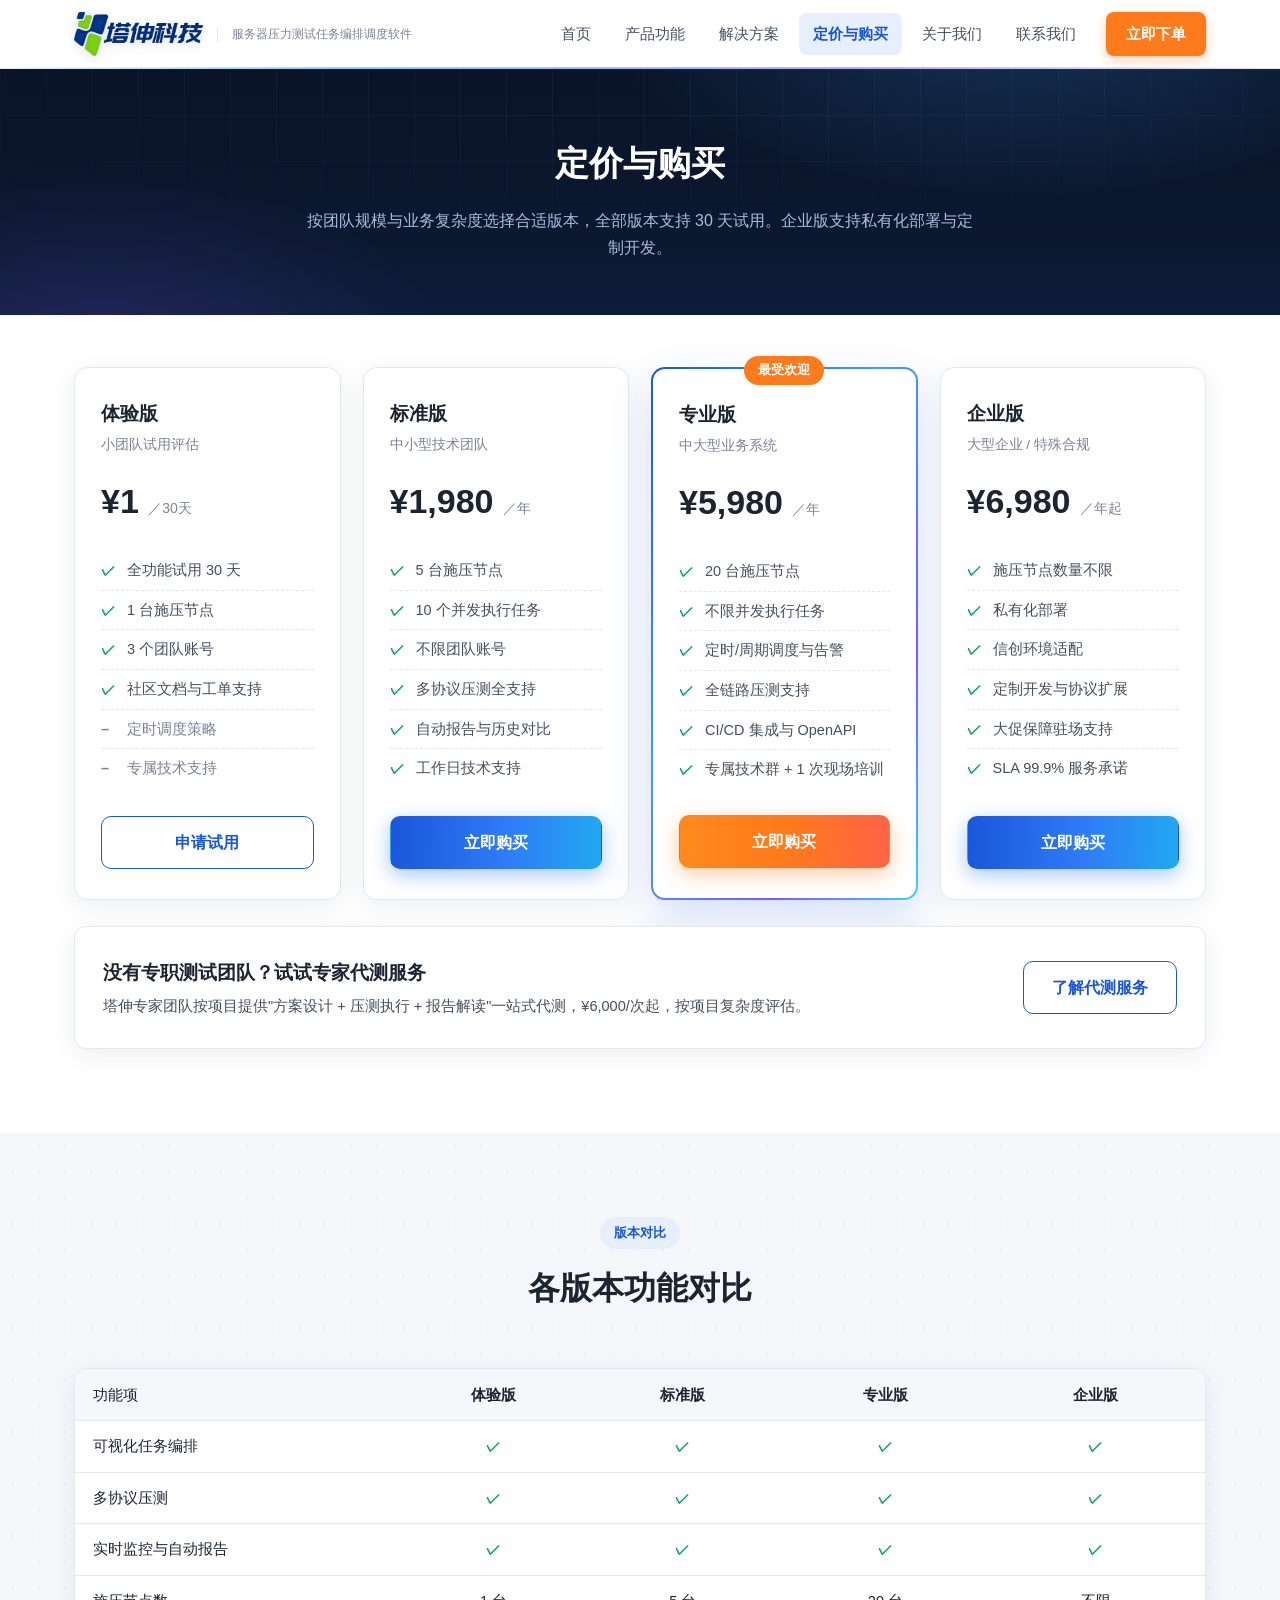
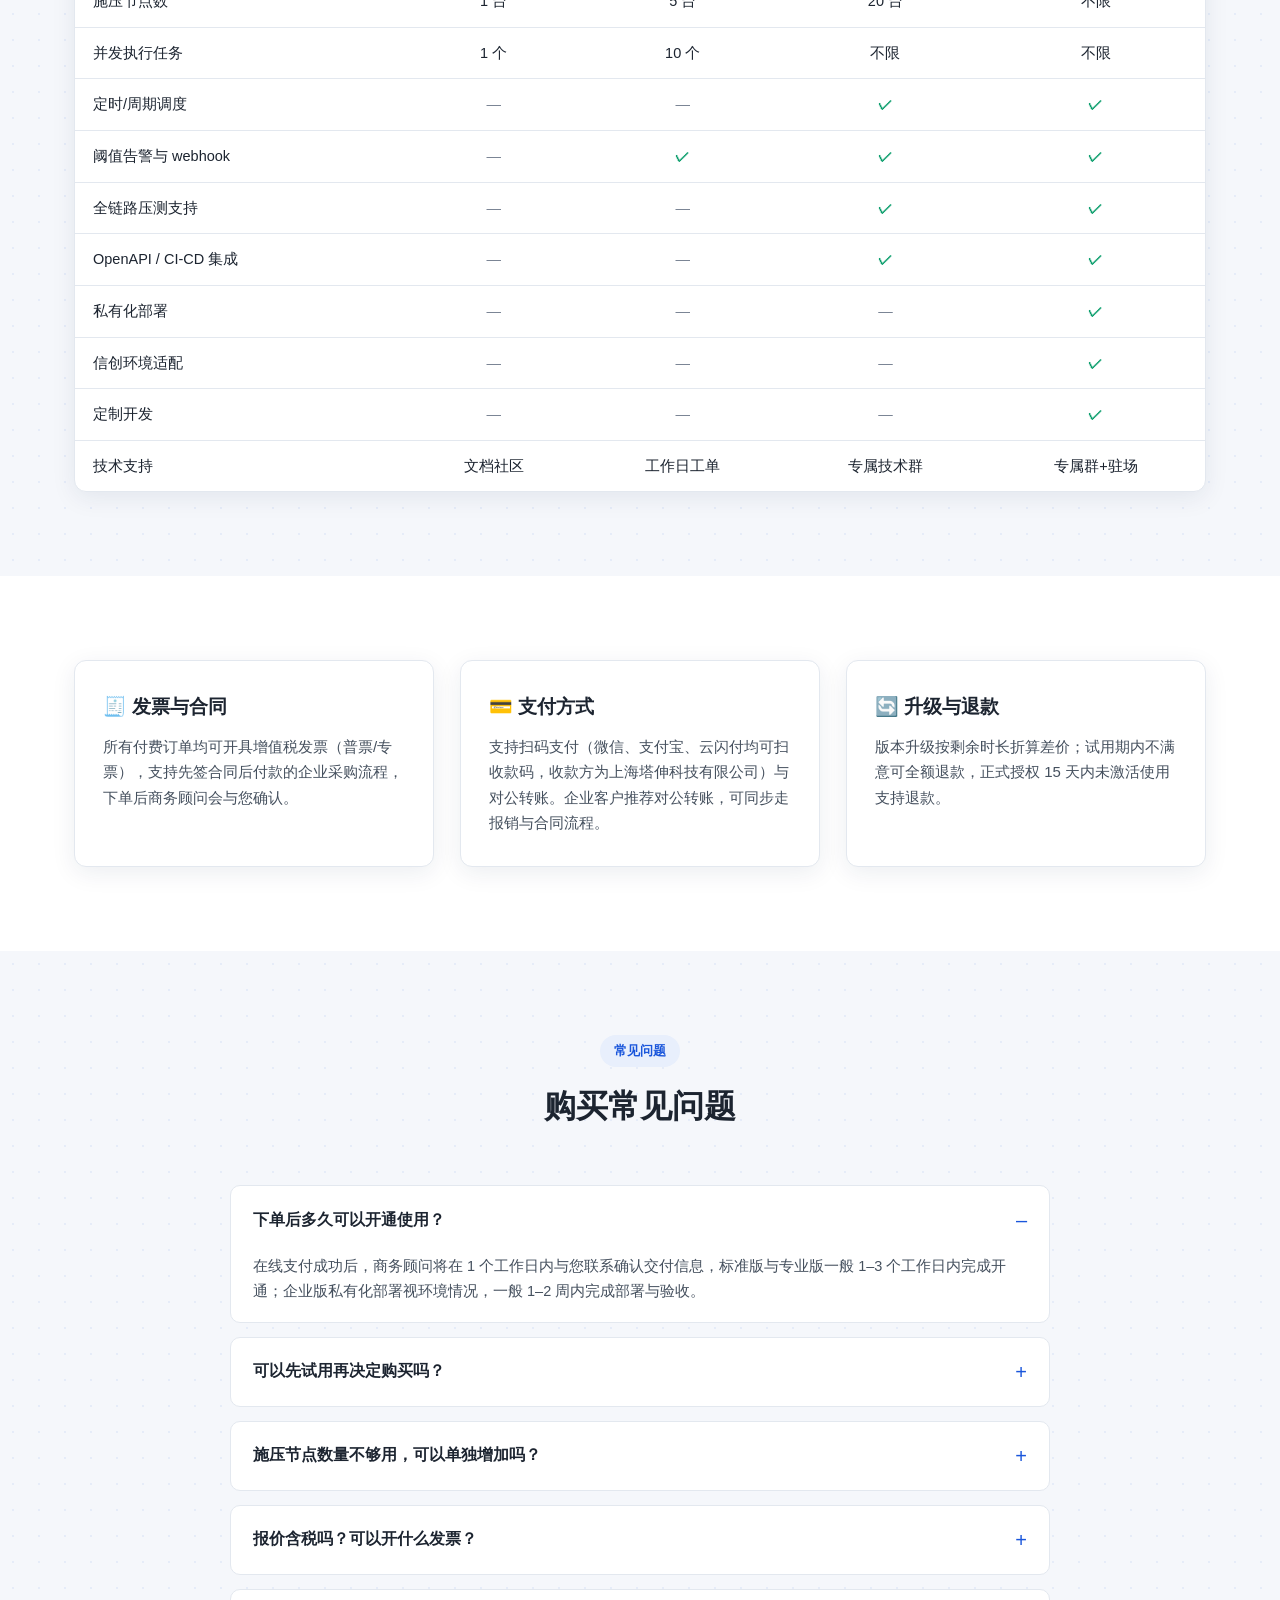
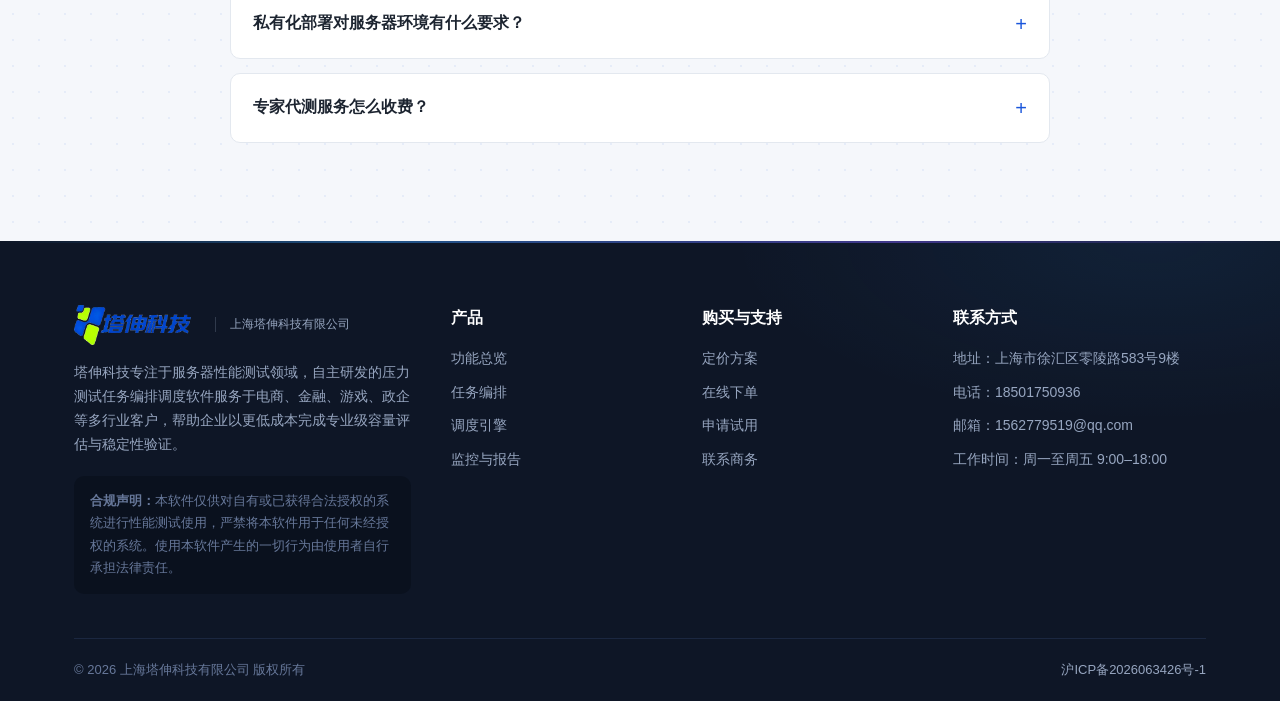
<file: pricing.html>
<!DOCTYPE html>
<html lang="zh-CN">
<head>
  <meta charset="UTF-8">
  <meta name="viewport" content="width=device-width, initial-scale=1.0">
  <title>定价与购买 - 服务器压力测试任务编排调度软件</title>
  <meta name="description" content="标准版、专业版、企业版与专家代测服务四种方案，支持在线下单、扫码支付、对公转账与发票开具，30 天全功能试用。">
  <link rel="icon" href="assets/favicon.png" type="image/png">
  <link rel="stylesheet" href="css/style.css?v=1.3">
</head>
<body>

  <header class="site-header">
    <div class="container header-inner">
      <a class="brand" href="index.html">
        <img class="brand-logo" src="assets/logo.png" alt="塔伸科技"> <span class="brand-text"><span class="brand-sub">服务器压力测试任务编排调度软件</span>
        </span>
      </a>
      <button class="burger" aria-label="打开菜单"><span></span><span></span><span></span></button>
      <nav>
        <ul class="nav-list">
          <li><a href="index.html">首页</a></li>
          <li><a href="product.html">产品功能</a></li>
          <li><a href="solutions.html">解决方案</a></li>
          <li><a href="pricing.html">定价与购买</a></li>
          <li><a href="about.html">关于我们</a></li>
          <li><a href="contact.html">联系我们</a></li>
          <li><a class="nav-cta" href="order.html">立即下单</a></li>
        </ul>
      </nav>
    </div>
  </header>

  <section class="page-hero">
    <div class="container">
      <h1>定价与购买</h1>
      <p>按团队规模与业务复杂度选择合适版本，全部版本支持 30 天试用。企业版支持私有化部署与定制开发。</p>
    </div>
  </section>

  <!-- 套餐 -->
  <section class="section" style="padding-top:52px;">
    <div class="container">
      <div class="pricing-grid">

        <div class="price-card">
          <h3>体验版</h3>
          <p class="plan-for">小团队试用评估</p>
          <div class="price">¥1 <small>／30天</small></div>
          <ul>
            <li>全功能试用 30 天</li>
            <li>1 台施压节点</li>
            <li>3 个团队账号</li>
            <li>社区文档与工单支持</li>
            <li class="no">定时调度策略</li>
            <li class="no">专属技术支持</li>
          </ul>
          <a class="btn btn-outline btn-block" href="contact.html">申请试用</a>
        </div>

        <div class="price-card">
          <h3>标准版</h3>
          <p class="plan-for">中小型技术团队</p>
          <div class="price">¥1,980 <small>／年</small></div>
          <ul>
            <li>5 台施压节点</li>
            <li>10 个并发执行任务</li>
            <li>不限团队账号</li>
            <li>多协议压测全支持</li>
            <li>自动报告与历史对比</li>
            <li>工作日技术支持</li>
          </ul>
          <a class="btn btn-primary btn-block" href="order.html?plan=standard">立即购买</a>
        </div>

        <div class="price-card featured">
          <span class="price-badge">最受欢迎</span>
          <h3>专业版</h3>
          <p class="plan-for">中大型业务系统</p>
          <div class="price">¥5,980 <small>／年</small></div>
          <ul>
            <li>20 台施压节点</li>
            <li>不限并发执行任务</li>
            <li>定时/周期调度与告警</li>
            <li>全链路压测支持</li>
            <li>CI/CD 集成与 OpenAPI</li>
            <li>专属技术群 + 1 次现场培训</li>
          </ul>
          <a class="btn btn-accent btn-block" href="order.html?plan=professional">立即购买</a>
        </div>

        <div class="price-card">
          <h3>企业版</h3>
          <p class="plan-for">大型企业 / 特殊合规</p>
          <div class="price">¥6,980 <small>／年起</small></div>
          <ul>
            <li>施压节点数量不限</li>
            <li>私有化部署</li>
            <li>信创环境适配</li>
            <li>定制开发与协议扩展</li>
            <li>大促保障驻场支持</li>
            <li>SLA 99.9% 服务承诺</li>
          </ul>
          <a class="btn btn-primary btn-block" href="order.html?plan=enterprise">立即购买</a>
        </div>

      </div>

      <div class="card" style="margin-top:26px;display:flex;align-items:center;justify-content:space-between;gap:18px;flex-wrap:wrap;">
        <div>
          <h3 style="margin-bottom:4px;">没有专职测试团队？试试专家代测服务</h3>
          <p style="font-size:14.5px;">塔伸专家团队按项目提供"方案设计 + 压测执行 + 报告解读"一站式代测，¥6,000/次起，按项目复杂度评估。</p>
        </div>
        <a class="btn btn-outline" href="order.html?plan=service">了解代测服务</a>
      </div>
    </div>
  </section>

  <!-- 功能对比表 -->
  <section class="section section-alt">
    <div class="container">
      <div class="section-head">
        <span class="kicker">版本对比</span>
        <h2>各版本功能对比</h2>
      </div>
      <div class="compare-table-wrap">
        <table class="compare-table">
          <thead>
            <tr>
              <th>功能项</th>
              <th>体验版</th>
              <th>标准版</th>
              <th>专业版</th>
              <th>企业版</th>
            </tr>
          </thead>
          <tbody>
            <tr><td>可视化任务编排</td><td class="yes">✓</td><td class="yes">✓</td><td class="yes">✓</td><td class="yes">✓</td></tr>
            <tr><td>多协议压测</td><td class="yes">✓</td><td class="yes">✓</td><td class="yes">✓</td><td class="yes">✓</td></tr>
            <tr><td>实时监控与自动报告</td><td class="yes">✓</td><td class="yes">✓</td><td class="yes">✓</td><td class="yes">✓</td></tr>
            <tr><td>施压节点数</td><td>1 台</td><td>5 台</td><td>20 台</td><td>不限</td></tr>
            <tr><td>并发执行任务</td><td>1 个</td><td>10 个</td><td>不限</td><td>不限</td></tr>
            <tr><td>定时/周期调度</td><td class="no">—</td><td class="no">—</td><td class="yes">✓</td><td class="yes">✓</td></tr>
            <tr><td>阈值告警与 webhook</td><td class="no">—</td><td class="yes">✓</td><td class="yes">✓</td><td class="yes">✓</td></tr>
            <tr><td>全链路压测支持</td><td class="no">—</td><td class="no">—</td><td class="yes">✓</td><td class="yes">✓</td></tr>
            <tr><td>OpenAPI / CI-CD 集成</td><td class="no">—</td><td class="no">—</td><td class="yes">✓</td><td class="yes">✓</td></tr>
            <tr><td>私有化部署</td><td class="no">—</td><td class="no">—</td><td class="no">—</td><td class="yes">✓</td></tr>
            <tr><td>信创环境适配</td><td class="no">—</td><td class="no">—</td><td class="no">—</td><td class="yes">✓</td></tr>
            <tr><td>定制开发</td><td class="no">—</td><td class="no">—</td><td class="no">—</td><td class="yes">✓</td></tr>
            <tr><td>技术支持</td><td>文档社区</td><td>工作日工单</td><td>专属技术群</td><td>专属群+驻场</td></tr>
          </tbody>
        </table>
      </div>
    </div>
  </section>

  <!-- 购买说明 -->
  <section class="section">
    <div class="container grid-3">
      <div class="card">
        <h3>🧾 发票与合同</h3>
        <p>所有付费订单均可开具增值税发票（普票/专票），支持先签合同后付款的企业采购流程，下单后商务顾问会与您确认。</p>
      </div>
      <div class="card">
        <h3>💳 支付方式</h3>
        <p>支持扫码支付（微信、支付宝、云闪付均可扫收款码，收款方为上海塔伸科技有限公司）与对公转账。企业客户推荐对公转账，可同步走报销与合同流程。</p>
      </div>
      <div class="card">
        <h3>🔄 升级与退款</h3>
        <p>版本升级按剩余时长折算差价；试用期内不满意可全额退款，正式授权 15 天内未激活使用支持退款。</p>
      </div>
    </div>
  </section>

  <!-- FAQ -->
  <section class="section section-alt">
    <div class="container">
      <div class="section-head">
        <span class="kicker">常见问题</span>
        <h2>购买常见问题</h2>
      </div>
      <div class="faq">
        <details class="faq-item" open>
          <summary>下单后多久可以开通使用？</summary>
          <div class="faq-body">在线支付成功后，商务顾问将在 1 个工作日内与您联系确认交付信息，标准版与专业版一般 1–3 个工作日内完成开通；企业版私有化部署视环境情况，一般 1–2 周内完成部署与验收。</div>
        </details>
        <details class="faq-item">
          <summary>可以先试用再决定购买吗？</summary>
          <div class="faq-body">可以。体验版仅需 1 元即可开通 30 天全功能试用，可随时升级为正式版本。您可以在<a href="contact.html">联系我们</a>页面提交试用申请，或直接致电商务热线。</div>
        </details>
        <details class="faq-item">
          <summary>施压节点数量不够用，可以单独增加吗？</summary>
          <div class="faq-body">可以。标准版、专业版均支持按需增购施压节点授权，具体价格请联系商务顾问获取报价单。</div>
        </details>
        <details class="faq-item">
          <summary>报价含税吗？可以开什么发票？</summary>
          <div class="faq-body">官网所列价格均为含税价格，可开具增值税普通发票或专用发票（6% 软件服务费），发票信息在下单后与商务顾问确认即可。</div>
        </details>
        <details class="faq-item">
          <summary>私有化部署对服务器环境有什么要求？</summary>
          <div class="faq-body">控制中心建议 8 核 16G 以上配置，施压节点按目标并发规模配置（一般 4 核 8G 起步）。支持主流 Linux 发行版与信创环境，具体环境清单在售前沟通阶段提供。</div>
        </details>
        <details class="faq-item">
          <summary>专家代测服务怎么收费？</summary>
          <div class="faq-body">代测服务按项目复杂度评估，¥6,000/次起。流程为：需求沟通 → 出具压测方案与报价 → 签约执行 → 交付报告与优化建议。可在<a href="order.html?plan=service">下单页</a>选择"专家代测服务"提交意向。</div>
        </details>
      </div>
    </div>
  </section>

  <footer class="site-footer">
    <div class="container">
      <div class="footer-grid">
        <div class="footer-about">
          <div class="footer-brand brand">
            <img class="brand-logo" src="assets/logo.png" alt="塔伸科技"> <span class="brand-text"><span class="brand-sub">上海塔伸科技有限公司</span>
            </span>
          </div>
          <p>塔伸科技专注于服务器性能测试领域，自主研发的压力测试任务编排调度软件服务于电商、金融、游戏、政企等多行业客户，帮助企业以更低成本完成专业级容量评估与稳定性验证。</p>
          <div class="compliance">
            <b>合规声明：</b>本软件仅供对自有或已获得合法授权的系统进行性能测试使用，严禁将本软件用于任何未经授权的系统。使用本软件产生的一切行为由使用者自行承担法律责任。
          </div>
        </div>
        <div>
          <h4>产品</h4>
          <ul>
            <li><a href="product.html">功能总览</a></li>
            <li><a href="product.html#orchestrate">任务编排</a></li>
            <li><a href="product.html#schedule">调度引擎</a></li>
            <li><a href="product.html#monitor">监控与报告</a></li>
          </ul>
        </div>
        <div>
          <h4>购买与支持</h4>
          <ul>
            <li><a href="pricing.html">定价方案</a></li>
            <li><a href="order.html">在线下单</a></li>
            <li><a href="contact.html">申请试用</a></li>
            <li><a href="contact.html">联系商务</a></li>
          </ul>
        </div>
        <div>
          <h4>联系方式</h4>
          <ul>
            <li>地址：上海市徐汇区零陵路583号9楼</li>
            <li>电话：18501750936</li>
            <li>邮箱：1562779519@qq.com</li>
            <li>工作时间：周一至周五 9:00–18:00</li>
          </ul>
        </div>
      </div>
      <div class="footer-bottom">
        <span>© <span id="footer-year">2026</span> 上海塔伸科技有限公司 版权所有</span>
        <span><a href="https://beian.miit.gov.cn/" target="_blank" rel="noopener">沪ICP备2026063426号-1</a></span>
      </div>
    </div>
  </footer>

  <script src="js/main.js?v=1.3"></script>
</body>
</html>
</file>
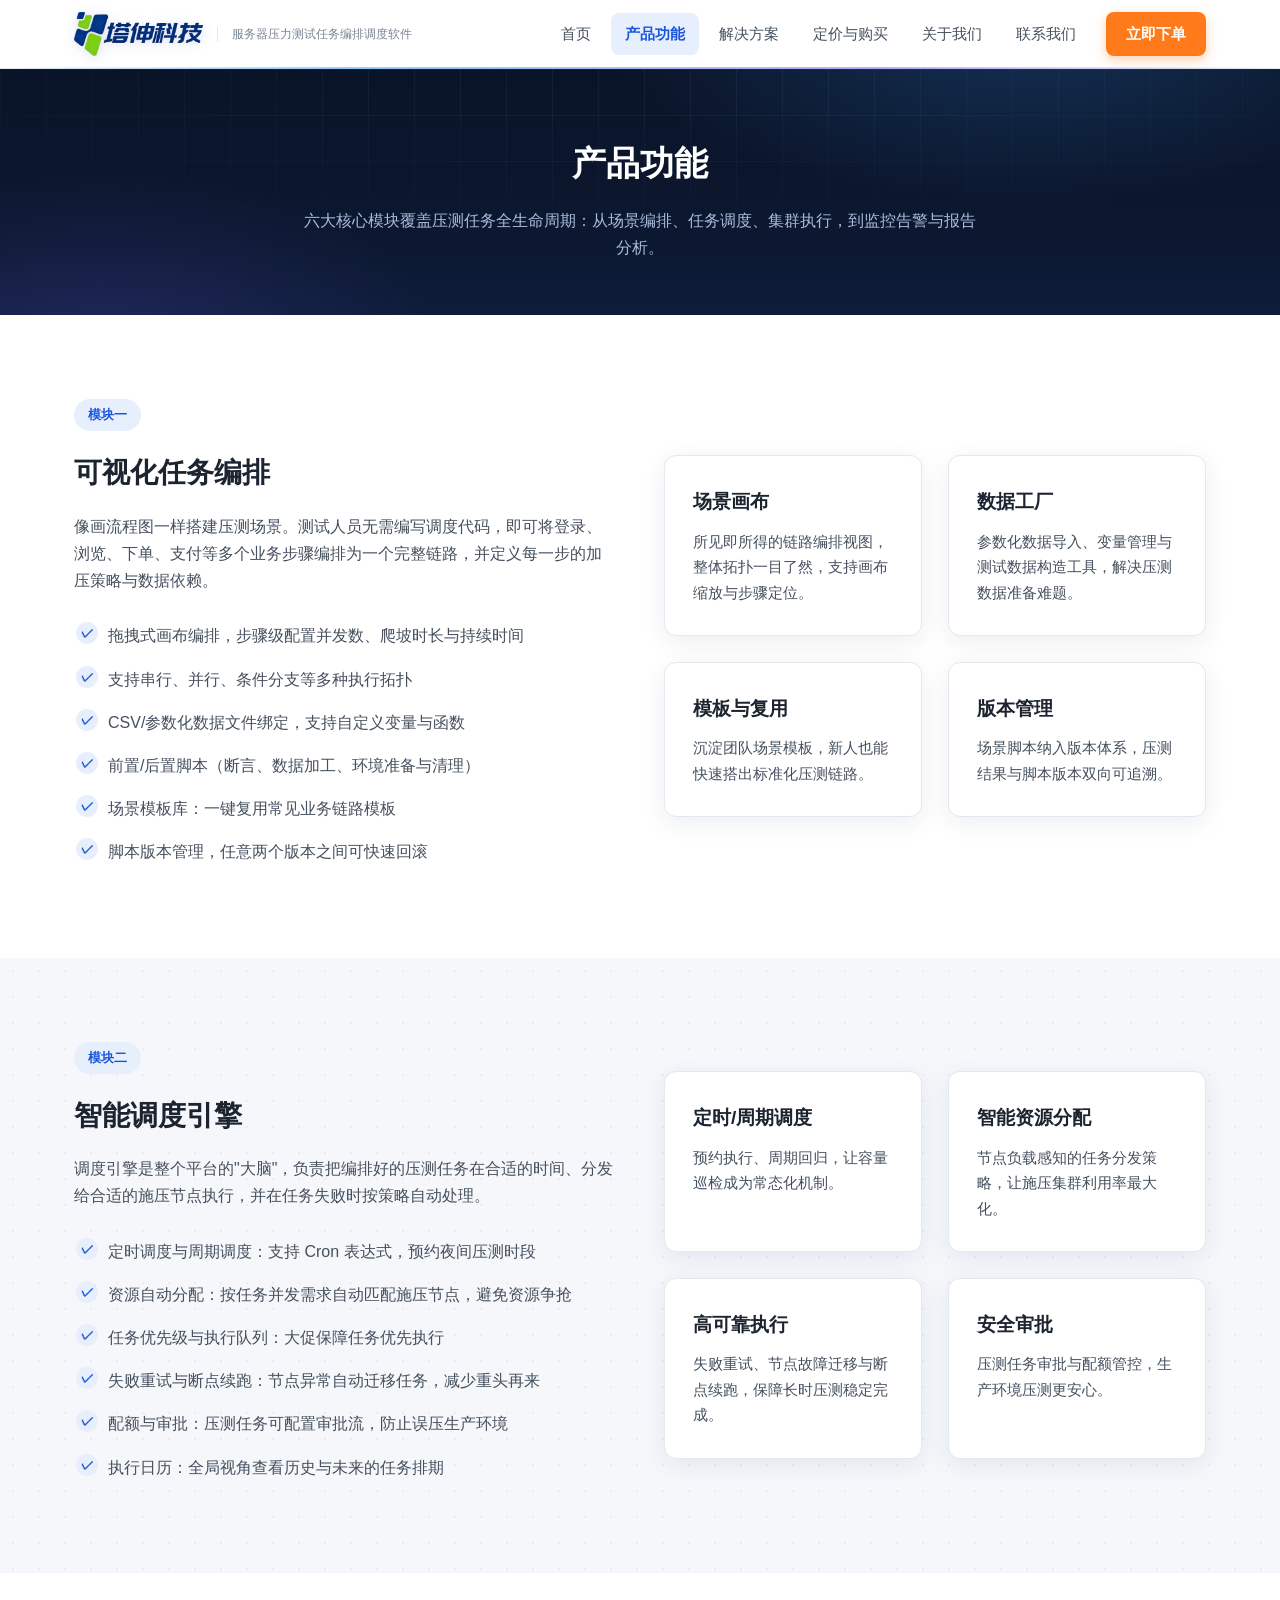
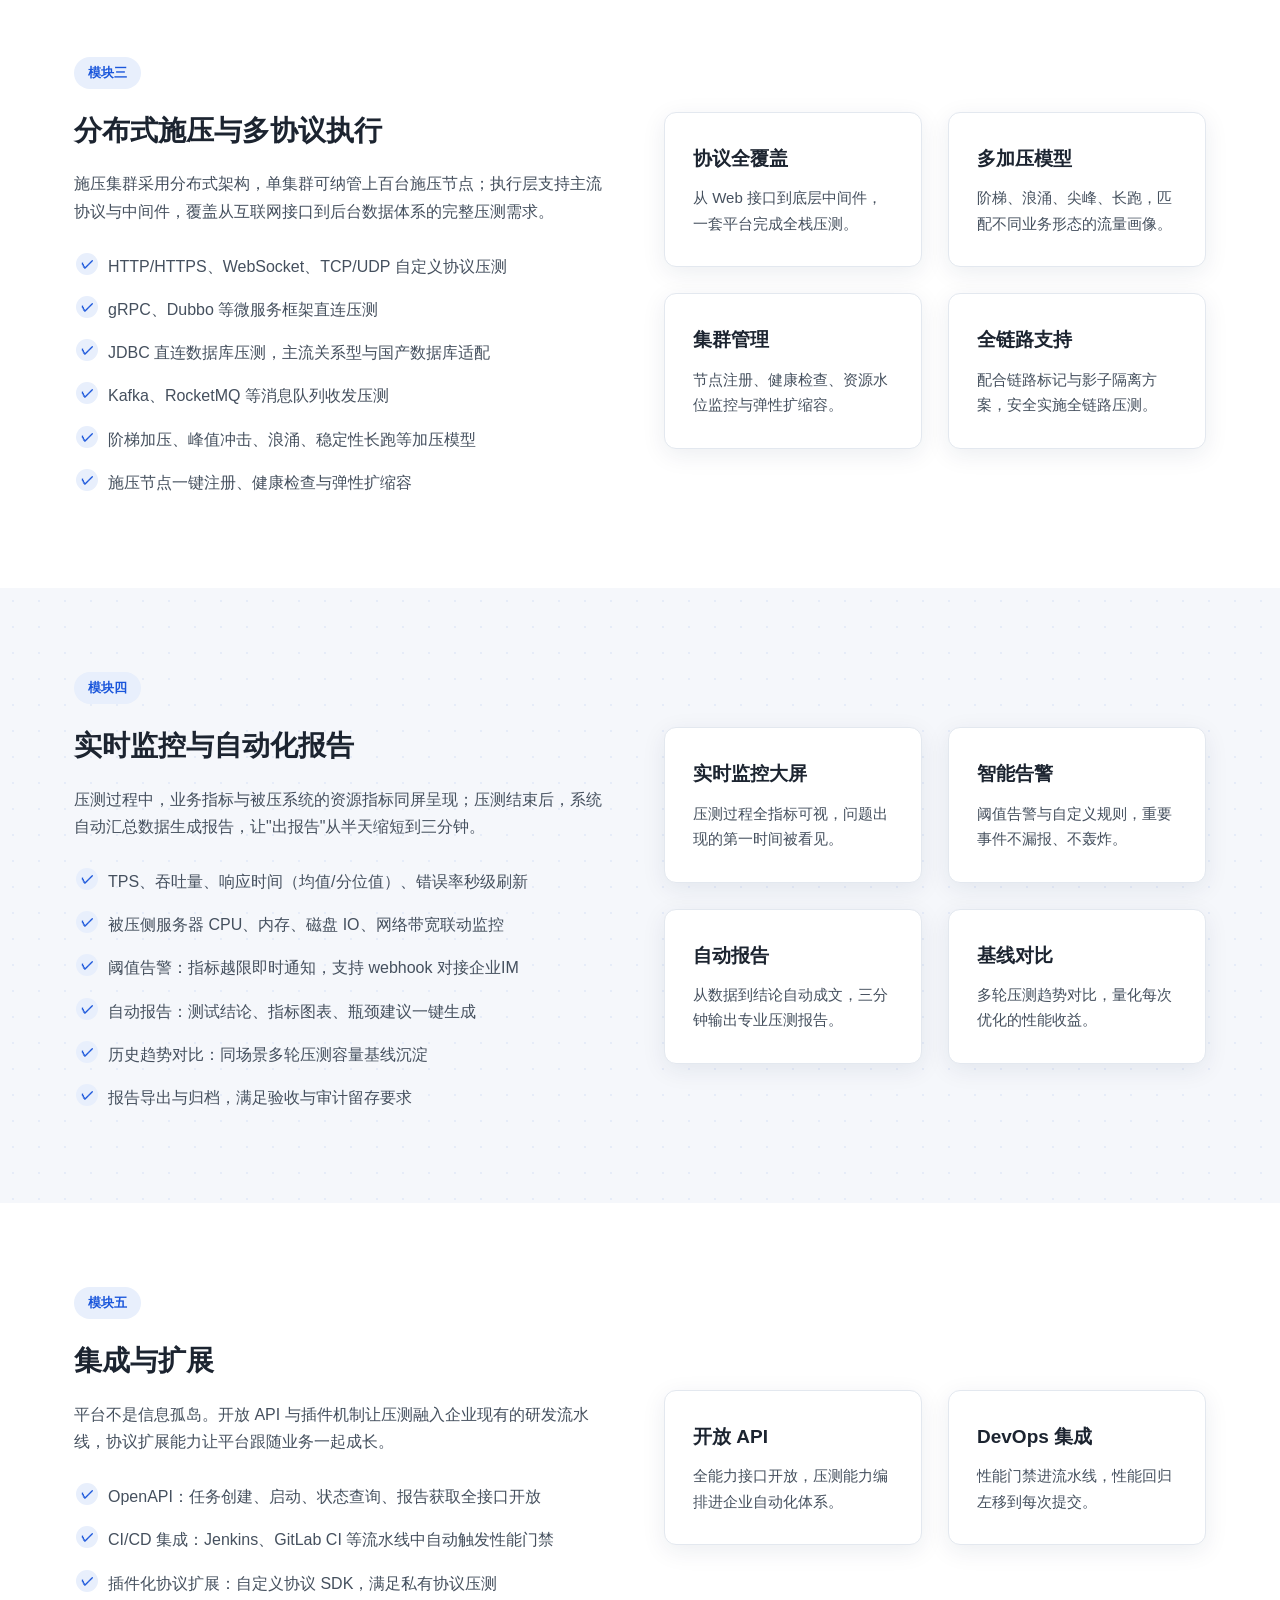
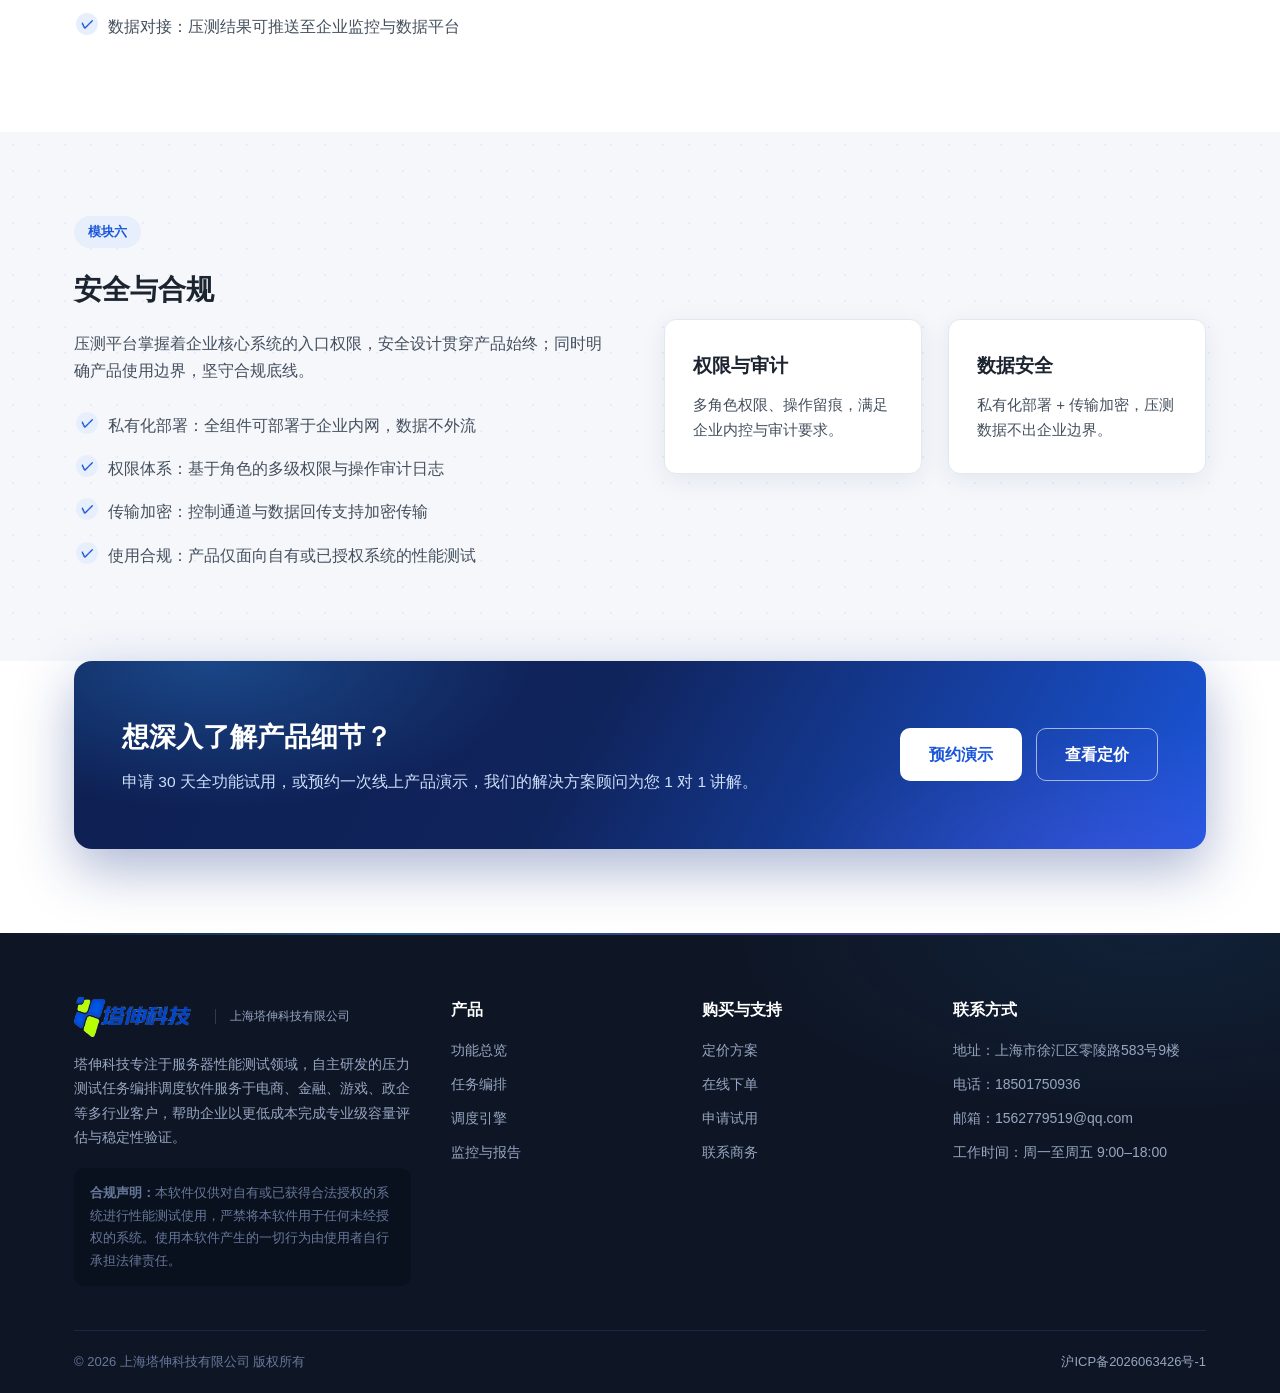
<file: product.html>
<!DOCTYPE html>
<html lang="zh-CN">
<head>
  <meta charset="UTF-8">
  <meta name="viewport" content="width=device-width, initial-scale=1.0">
  <title>产品功能 - 服务器压力测试任务编排调度软件</title>
  <meta name="description" content="可视化任务编排、智能调度引擎、分布式施压集群、多协议压测、实时监控告警与自动化测试报告，六大模块构成的服务器压力测试任务编排调度软件。">
  <link rel="icon" href="assets/favicon.png" type="image/png">
  <link rel="stylesheet" href="css/style.css?v=1.3">
</head>
<body>

  <header class="site-header">
    <div class="container header-inner">
      <a class="brand" href="index.html">
        <img class="brand-logo" src="assets/logo.png" alt="塔伸科技"> <span class="brand-text"><span class="brand-sub">服务器压力测试任务编排调度软件</span>
        </span>
      </a>
      <button class="burger" aria-label="打开菜单"><span></span><span></span><span></span></button>
      <nav>
        <ul class="nav-list">
          <li><a href="index.html">首页</a></li>
          <li><a href="product.html">产品功能</a></li>
          <li><a href="solutions.html">解决方案</a></li>
          <li><a href="pricing.html">定价与购买</a></li>
          <li><a href="about.html">关于我们</a></li>
          <li><a href="contact.html">联系我们</a></li>
          <li><a class="nav-cta" href="order.html">立即下单</a></li>
        </ul>
      </nav>
    </div>
  </header>

  <section class="page-hero">
    <div class="container">
      <h1>产品功能</h1>
      <p>六大核心模块覆盖压测任务全生命周期：从场景编排、任务调度、集群执行，到监控告警与报告分析。</p>
    </div>
  </section>

  <!-- 模块一：任务编排 -->
  <section class="section" id="orchestrate">
    <div class="container split">
      <div>
        <span class="kicker">模块一</span>
        <h2>可视化任务编排</h2>
        <p>像画流程图一样搭建压测场景。测试人员无需编写调度代码，即可将登录、浏览、下单、支付等多个业务步骤编排为一个完整链路，并定义每一步的加压策略与数据依赖。</p>
        <ul class="check-list">
          <li>拖拽式画布编排，步骤级配置并发数、爬坡时长与持续时间</li>
          <li>支持串行、并行、条件分支等多种执行拓扑</li>
          <li>CSV/参数化数据文件绑定，支持自定义变量与函数</li>
          <li>前置/后置脚本（断言、数据加工、环境准备与清理）</li>
          <li>场景模板库：一键复用常见业务链路模板</li>
          <li>脚本版本管理，任意两个版本之间可快速回滚</li>
        </ul>
      </div>
      <div class="grid-2">
        <div class="card"><h3>场景画布</h3><p>所见即所得的链路编排视图，整体拓扑一目了然，支持画布缩放与步骤定位。</p></div>
        <div class="card"><h3>数据工厂</h3><p>参数化数据导入、变量管理与测试数据构造工具，解决压测数据准备难题。</p></div>
        <div class="card"><h3>模板与复用</h3><p>沉淀团队场景模板，新人也能快速搭出标准化压测链路。</p></div>
        <div class="card"><h3>版本管理</h3><p>场景脚本纳入版本体系，压测结果与脚本版本双向可追溯。</p></div>
      </div>
    </div>
  </section>

  <!-- 模块二：调度引擎 -->
  <section class="section section-alt" id="schedule">
    <div class="container split">
      <div>
        <span class="kicker">模块二</span>
        <h2>智能调度引擎</h2>
        <p>调度引擎是整个平台的"大脑"，负责把编排好的压测任务在合适的时间、分发给合适的施压节点执行，并在任务失败时按策略自动处理。</p>
        <ul class="check-list">
          <li>定时调度与周期调度：支持 Cron 表达式，预约夜间压测时段</li>
          <li>资源自动分配：按任务并发需求自动匹配施压节点，避免资源争抢</li>
          <li>任务优先级与执行队列：大促保障任务优先执行</li>
          <li>失败重试与断点续跑：节点异常自动迁移任务，减少重头再来</li>
          <li>配额与审批：压测任务可配置审批流，防止误压生产环境</li>
          <li>执行日历：全局视角查看历史与未来的任务排期</li>
        </ul>
      </div>
      <div class="grid-2">
        <div class="card"><h3>定时/周期调度</h3><p>预约执行、周期回归，让容量巡检成为常态化机制。</p></div>
        <div class="card"><h3>智能资源分配</h3><p>节点负载感知的任务分发策略，让施压集群利用率最大化。</p></div>
        <div class="card"><h3>高可靠执行</h3><p>失败重试、节点故障迁移与断点续跑，保障长时压测稳定完成。</p></div>
        <div class="card"><h3>安全审批</h3><p>压测任务审批与配额管控，生产环境压测更安心。</p></div>
      </div>
    </div>
  </section>

  <!-- 模块三：执行与施压 -->
  <section class="section" id="execute">
    <div class="container split">
      <div>
        <span class="kicker">模块三</span>
        <h2>分布式施压与多协议执行</h2>
        <p>施压集群采用分布式架构，单集群可纳管上百台施压节点；执行层支持主流协议与中间件，覆盖从互联网接口到后台数据体系的完整压测需求。</p>
        <ul class="check-list">
          <li>HTTP/HTTPS、WebSocket、TCP/UDP 自定义协议压测</li>
          <li>gRPC、Dubbo 等微服务框架直连压测</li>
          <li>JDBC 直连数据库压测，主流关系型与国产数据库适配</li>
          <li>Kafka、RocketMQ 等消息队列收发压测</li>
          <li>阶梯加压、峰值冲击、浪涌、稳定性长跑等加压模型</li>
          <li>施压节点一键注册、健康检查与弹性扩缩容</li>
        </ul>
      </div>
      <div class="grid-2">
        <div class="card"><h3>协议全覆盖</h3><p>从 Web 接口到底层中间件，一套平台完成全栈压测。</p></div>
        <div class="card"><h3>多加压模型</h3><p>阶梯、浪涌、尖峰、长跑，匹配不同业务形态的流量画像。</p></div>
        <div class="card"><h3>集群管理</h3><p>节点注册、健康检查、资源水位监控与弹性扩缩容。</p></div>
        <div class="card"><h3>全链路支持</h3><p>配合链路标记与影子隔离方案，安全实施全链路压测。</p></div>
      </div>
    </div>
  </section>

  <!-- 模块四：监控与报告 -->
  <section class="section section-alt" id="monitor">
    <div class="container split">
      <div>
        <span class="kicker">模块四</span>
        <h2>实时监控与自动化报告</h2>
        <p>压测过程中，业务指标与被压系统的资源指标同屏呈现；压测结束后，系统自动汇总数据生成报告，让"出报告"从半天缩短到三分钟。</p>
        <ul class="check-list">
          <li>TPS、吞吐量、响应时间（均值/分位值）、错误率秒级刷新</li>
          <li>被压侧服务器 CPU、内存、磁盘 IO、网络带宽联动监控</li>
          <li>阈值告警：指标越限即时通知，支持 webhook 对接企业IM</li>
          <li>自动报告：测试结论、指标图表、瓶颈建议一键生成</li>
          <li>历史趋势对比：同场景多轮压测容量基线沉淀</li>
          <li>报告导出与归档，满足验收与审计留存要求</li>
        </ul>
      </div>
      <div class="grid-2">
        <div class="card"><h3>实时监控大屏</h3><p>压测过程全指标可视，问题出现的第一时间被看见。</p></div>
        <div class="card"><h3>智能告警</h3><p>阈值告警与自定义规则，重要事件不漏报、不轰炸。</p></div>
        <div class="card"><h3>自动报告</h3><p>从数据到结论自动成文，三分钟输出专业压测报告。</p></div>
        <div class="card"><h3>基线对比</h3><p>多轮压测趋势对比，量化每次优化的性能收益。</p></div>
      </div>
    </div>
  </section>

  <!-- 模块五：集成扩展 -->
  <section class="section" id="integration">
    <div class="container split">
      <div>
        <span class="kicker">模块五</span>
        <h2>集成与扩展</h2>
        <p>平台不是信息孤岛。开放 API 与插件机制让压测融入企业现有的研发流水线，协议扩展能力让平台跟随业务一起成长。</p>
        <ul class="check-list">
          <li>OpenAPI：任务创建、启动、状态查询、报告获取全接口开放</li>
          <li>CI/CD 集成：Jenkins、GitLab CI 等流水线中自动触发性能门禁</li>
          <li>插件化协议扩展：自定义协议 SDK，满足私有协议压测</li>
          <li>数据对接：压测结果可推送至企业监控与数据平台</li>
        </ul>
      </div>
      <div class="grid-2">
        <div class="card"><h3>开放 API</h3><p>全能力接口开放，压测能力编排进企业自动化体系。</p></div>
        <div class="card"><h3>DevOps 集成</h3><p>性能门禁进流水线，性能回归左移到每次提交。</p></div>
      </div>
    </div>
  </section>

  <!-- 模块六：安全合规 -->
  <section class="section section-alt" id="security">
    <div class="container split">
      <div>
        <span class="kicker">模块六</span>
        <h2>安全与合规</h2>
        <p>压测平台掌握着企业核心系统的入口权限，安全设计贯穿产品始终；同时明确产品使用边界，坚守合规底线。</p>
        <ul class="check-list">
          <li>私有化部署：全组件可部署于企业内网，数据不外流</li>
          <li>权限体系：基于角色的多级权限与操作审计日志</li>
          <li>传输加密：控制通道与数据回传支持加密传输</li>
          <li>使用合规：产品仅面向自有或已授权系统的性能测试</li>
        </ul>
      </div>
      <div class="grid-2">
        <div class="card"><h3>权限与审计</h3><p>多角色权限、操作留痕，满足企业内控与审计要求。</p></div>
        <div class="card"><h3>数据安全</h3><p>私有化部署 + 传输加密，压测数据不出企业边界。</p></div>
      </div>
    </div>
  </section>

  <section class="section" style="padding-top:0;">
    <div class="container">
      <div class="cta-band">
        <div>
          <h2>想深入了解产品细节？</h2>
          <p>申请 30 天全功能试用，或预约一次线上产品演示，我们的解决方案顾问为您 1 对 1 讲解。</p>
        </div>
        <div class="cta-actions">
          <a class="btn" href="contact.html">预约演示</a>
          <a class="btn btn-ghost" href="pricing.html">查看定价</a>
        </div>
      </div>
    </div>
  </section>

  <footer class="site-footer">
    <div class="container">
      <div class="footer-grid">
        <div class="footer-about">
          <div class="footer-brand brand">
            <img class="brand-logo" src="assets/logo.png" alt="塔伸科技"> <span class="brand-text"><span class="brand-sub">上海塔伸科技有限公司</span>
            </span>
          </div>
          <p>塔伸科技专注于服务器性能测试领域，自主研发的压力测试任务编排调度软件服务于电商、金融、游戏、政企等多行业客户，帮助企业以更低成本完成专业级容量评估与稳定性验证。</p>
          <div class="compliance">
            <b>合规声明：</b>本软件仅供对自有或已获得合法授权的系统进行性能测试使用，严禁将本软件用于任何未经授权的系统。使用本软件产生的一切行为由使用者自行承担法律责任。
          </div>
        </div>
        <div>
          <h4>产品</h4>
          <ul>
            <li><a href="product.html">功能总览</a></li>
            <li><a href="product.html#orchestrate">任务编排</a></li>
            <li><a href="product.html#schedule">调度引擎</a></li>
            <li><a href="product.html#monitor">监控与报告</a></li>
          </ul>
        </div>
        <div>
          <h4>购买与支持</h4>
          <ul>
            <li><a href="pricing.html">定价方案</a></li>
            <li><a href="order.html">在线下单</a></li>
            <li><a href="contact.html">申请试用</a></li>
            <li><a href="contact.html">联系商务</a></li>
          </ul>
        </div>
        <div>
          <h4>联系方式</h4>
          <ul>
            <li>地址：上海市徐汇区零陵路583号9楼</li>
            <li>电话：18501750936</li>
            <li>邮箱：1562779519@qq.com</li>
            <li>工作时间：周一至周五 9:00–18:00</li>
          </ul>
        </div>
      </div>
      <div class="footer-bottom">
        <span>© <span id="footer-year">2026</span> 上海塔伸科技有限公司 版权所有</span>
        <span><a href="https://beian.miit.gov.cn/" target="_blank" rel="noopener">沪ICP备2026063426号-1</a></span>
      </div>
    </div>
  </footer>

  <script src="js/main.js?v=1.3"></script>
</body>
</html>
</file>
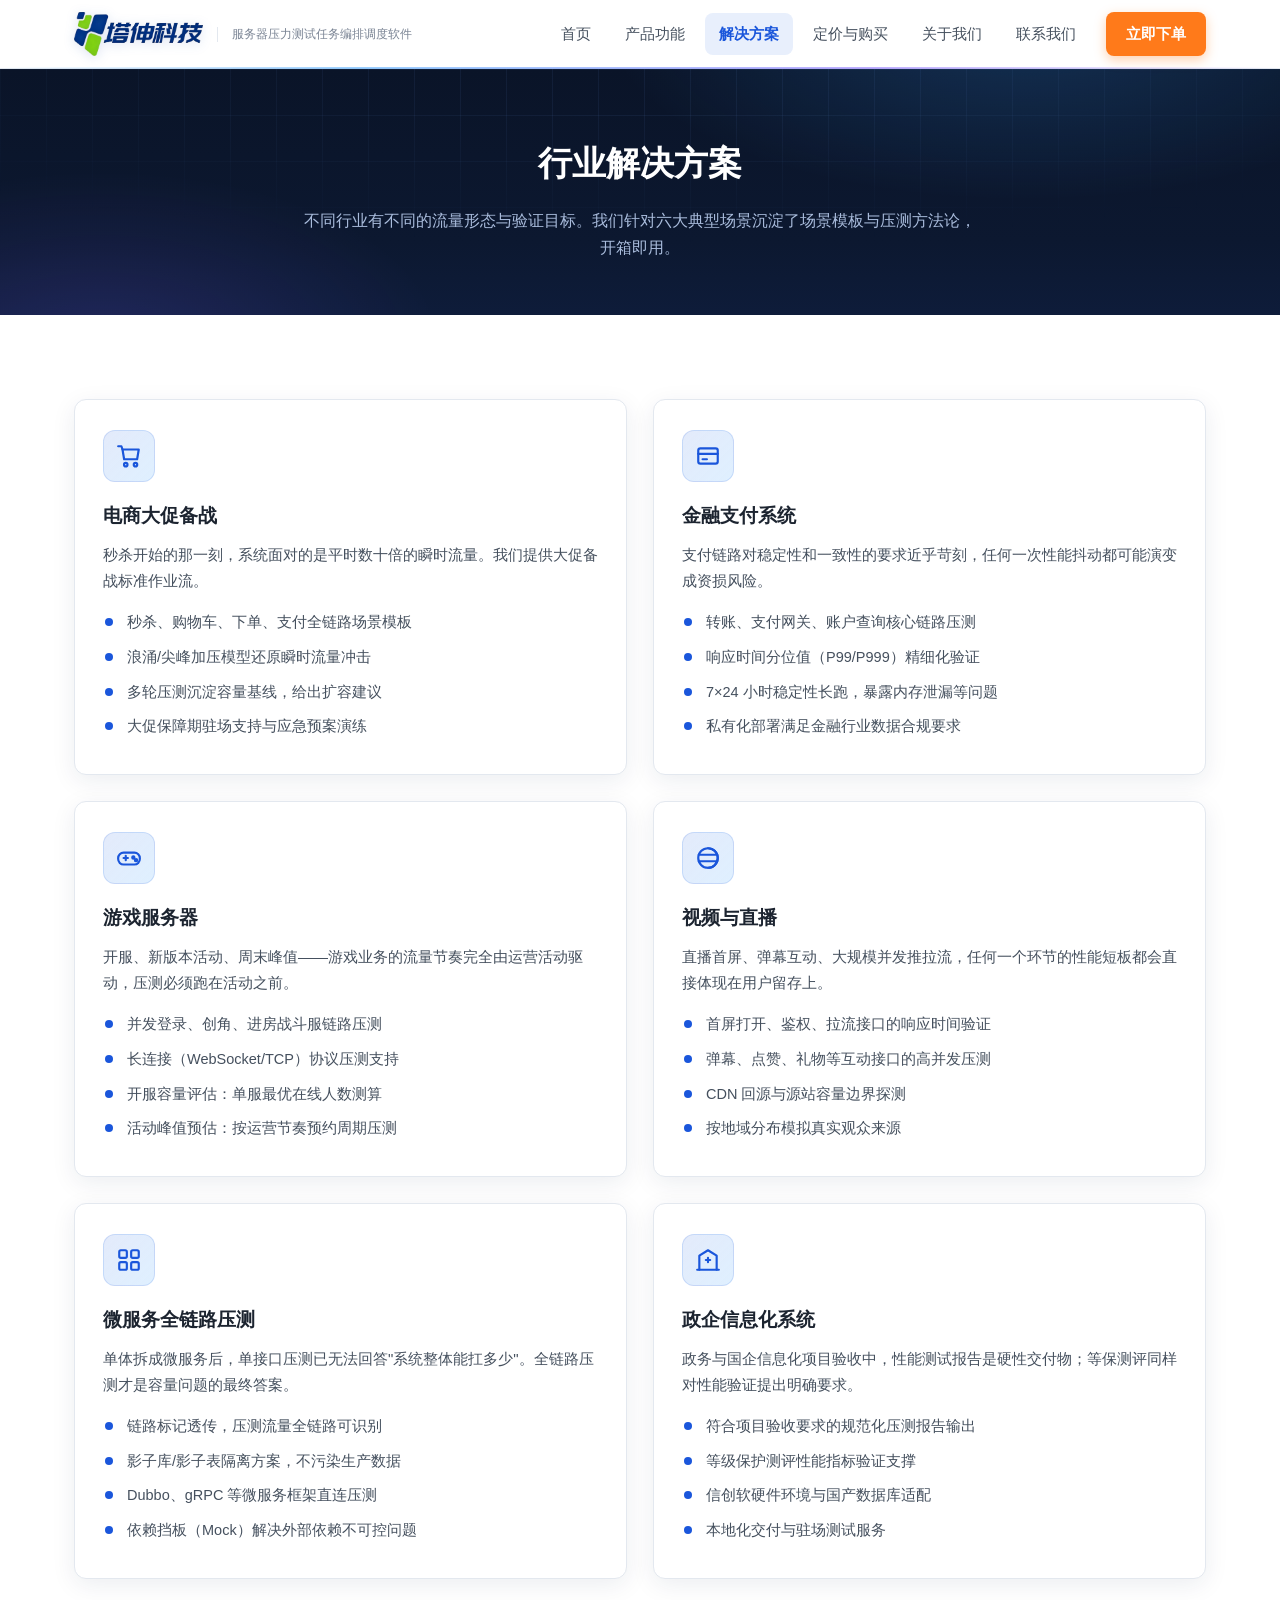
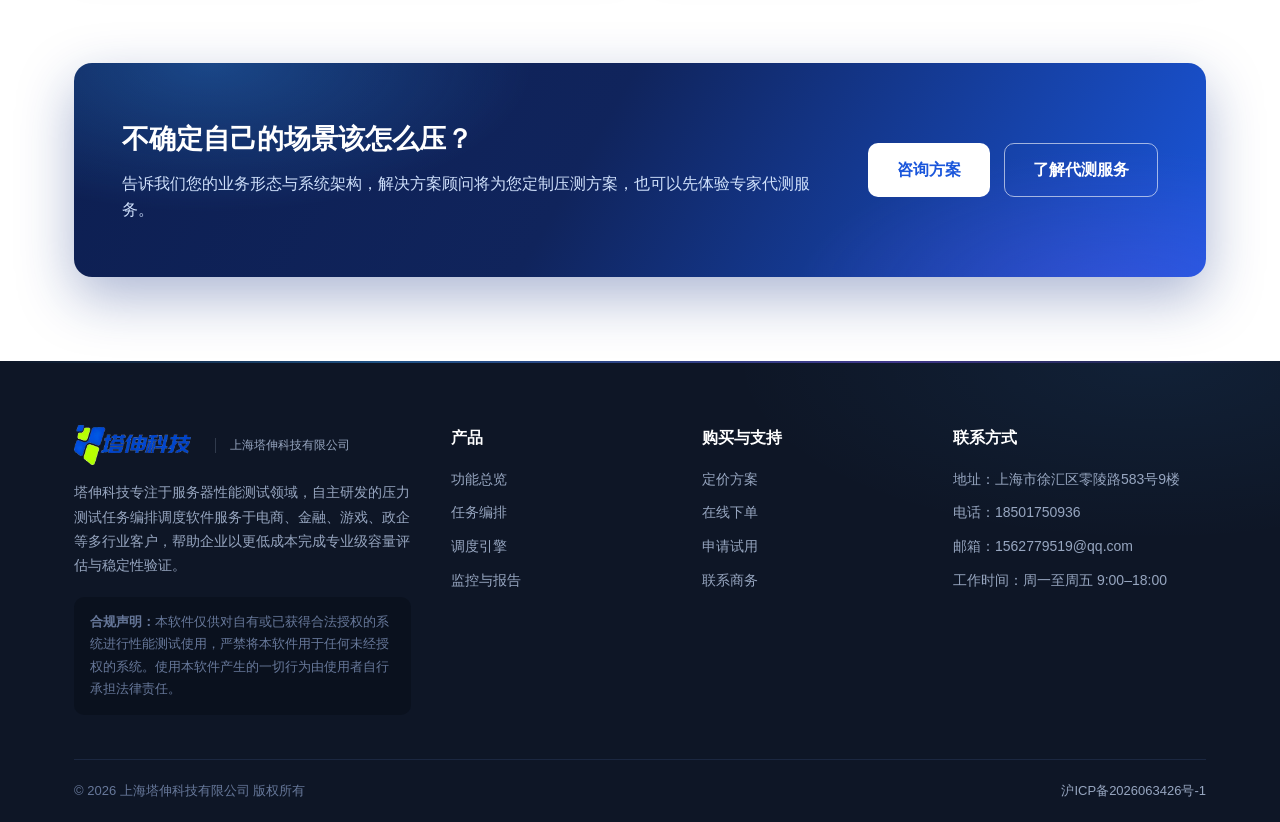
<file: solutions.html>
<!DOCTYPE html>
<html lang="zh-CN">
<head>
  <meta charset="UTF-8">
  <meta name="viewport" content="width=device-width, initial-scale=1.0">
  <title>解决方案 - 服务器压力测试任务编排调度软件</title>
  <meta name="description" content="电商大促备战、金融支付系统、游戏服务器、视频直播、微服务全链路压测、政企信息化验收——六大行业场景下的服务器压力测试解决方案。">
  <link rel="icon" href="assets/favicon.png" type="image/png">
  <link rel="stylesheet" href="css/style.css?v=1.3">
</head>
<body>

  <header class="site-header">
    <div class="container header-inner">
      <a class="brand" href="index.html">
        <img class="brand-logo" src="assets/logo.png" alt="塔伸科技"> <span class="brand-text"><span class="brand-sub">服务器压力测试任务编排调度软件</span>
        </span>
      </a>
      <button class="burger" aria-label="打开菜单"><span></span><span></span><span></span></button>
      <nav>
        <ul class="nav-list">
          <li><a href="index.html">首页</a></li>
          <li><a href="product.html">产品功能</a></li>
          <li><a href="solutions.html">解决方案</a></li>
          <li><a href="pricing.html">定价与购买</a></li>
          <li><a href="about.html">关于我们</a></li>
          <li><a href="contact.html">联系我们</a></li>
          <li><a class="nav-cta" href="order.html">立即下单</a></li>
        </ul>
      </nav>
    </div>
  </header>

  <section class="page-hero">
    <div class="container">
      <h1>行业解决方案</h1>
      <p>不同行业有不同的流量形态与验证目标。我们针对六大典型场景沉淀了场景模板与压测方法论，开箱即用。</p>
    </div>
  </section>

  <section class="section">
    <div class="container">
      <div class="grid-2">

        <div class="card">
          <div class="card-icon">
            <svg width="26" height="26" viewBox="0 0 24 24" fill="none" stroke="currentColor" stroke-width="2" stroke-linecap="round" stroke-linejoin="round"><path d="M6 6h15l-1.5 9h-12z"/><path d="M6 6L5 3H2"/><circle cx="9" cy="20" r="1.6"/><circle cx="18" cy="20" r="1.6"/></svg>
          </div>
          <h3>电商大促备战</h3>
          <p>秒杀开始的那一刻，系统面对的是平时数十倍的瞬时流量。我们提供大促备战标准作业流。</p>
          <ul>
            <li>秒杀、购物车、下单、支付全链路场景模板</li>
            <li>浪涌/尖峰加压模型还原瞬时流量冲击</li>
            <li>多轮压测沉淀容量基线，给出扩容建议</li>
            <li>大促保障期驻场支持与应急预案演练</li>
          </ul>
        </div>

        <div class="card">
          <div class="card-icon">
            <svg width="26" height="26" viewBox="0 0 24 24" fill="none" stroke="currentColor" stroke-width="2" stroke-linecap="round" stroke-linejoin="round"><rect x="3" y="5" width="18" height="14" rx="2"/><path d="M3 10h18"/><path d="M7 15h4"/></svg>
          </div>
          <h3>金融支付系统</h3>
          <p>支付链路对稳定性和一致性的要求近乎苛刻，任何一次性能抖动都可能演变成资损风险。</p>
          <ul>
            <li>转账、支付网关、账户查询核心链路压测</li>
            <li>响应时间分位值（P99/P999）精细化验证</li>
            <li>7×24 小时稳定性长跑，暴露内存泄漏等问题</li>
            <li>私有化部署满足金融行业数据合规要求</li>
          </ul>
        </div>

        <div class="card">
          <div class="card-icon">
            <svg width="26" height="26" viewBox="0 0 24 24" fill="none" stroke="currentColor" stroke-width="2" stroke-linecap="round" stroke-linejoin="round"><rect x="2" y="7" width="20" height="11" rx="5"/><path d="M7 12h4M9 10v4"/><circle cx="16" cy="11.5" r="1"/><circle cx="18.5" cy="14" r="1"/></svg>
          </div>
          <h3>游戏服务器</h3>
          <p>开服、新版本活动、周末峰值——游戏业务的流量节奏完全由运营活动驱动，压测必须跑在活动之前。</p>
          <ul>
            <li>并发登录、创角、进房战斗服链路压测</li>
            <li>长连接（WebSocket/TCP）协议压测支持</li>
            <li>开服容量评估：单服最优在线人数测算</li>
            <li>活动峰值预估：按运营节奏预约周期压测</li>
          </ul>
        </div>

        <div class="card">
          <div class="card-icon">
            <svg width="26" height="26" viewBox="0 0 24 24" fill="none" stroke="currentColor" stroke-width="2" stroke-linecap="round" stroke-linejoin="round"><circle cx="12" cy="12" r="9"/><path d="M12 3a9 9 0 0 1 0 18"/><path d="M3.5 9h17M3.5 15h17"/></svg>
          </div>
          <h3>视频与直播</h3>
          <p>直播首屏、弹幕互动、大规模并发推拉流，任何一个环节的性能短板都会直接体现在用户留存上。</p>
          <ul>
            <li>首屏打开、鉴权、拉流接口的响应时间验证</li>
            <li>弹幕、点赞、礼物等互动接口的高并发压测</li>
            <li>CDN 回源与源站容量边界探测</li>
            <li>按地域分布模拟真实观众来源</li>
          </ul>
        </div>

        <div class="card">
          <div class="card-icon">
            <svg width="26" height="26" viewBox="0 0 24 24" fill="none" stroke="currentColor" stroke-width="2" stroke-linecap="round" stroke-linejoin="round"><rect x="3" y="3" width="7" height="7" rx="1.5"/><rect x="14" y="3" width="7" height="7" rx="1.5"/><rect x="3" y="14" width="7" height="7" rx="1.5"/><rect x="14" y="14" width="7" height="7" rx="1.5"/></svg>
          </div>
          <h3>微服务全链路压测</h3>
          <p>单体拆成微服务后，单接口压测已无法回答"系统整体能扛多少"。全链路压测才是容量问题的最终答案。</p>
          <ul>
            <li>链路标记透传，压测流量全链路可识别</li>
            <li>影子库/影子表隔离方案，不污染生产数据</li>
            <li>Dubbo、gRPC 等微服务框架直连压测</li>
            <li>依赖挡板（Mock）解决外部依赖不可控问题</li>
          </ul>
        </div>

        <div class="card">
          <div class="card-icon">
            <svg width="26" height="26" viewBox="0 0 24 24" fill="none" stroke="currentColor" stroke-width="2" stroke-linecap="round" stroke-linejoin="round"><path d="M4 21V8l8-5 8 5v13"/><path d="M2 21h20"/><path d="M10 12h4M12 10v4"/></svg>
          </div>
          <h3>政企信息化系统</h3>
          <p>政务与国企信息化项目验收中，性能测试报告是硬性交付物；等保测评同样对性能验证提出明确要求。</p>
          <ul>
            <li>符合项目验收要求的规范化压测报告输出</li>
            <li>等级保护测评性能指标验证支撑</li>
            <li>信创软硬件环境与国产数据库适配</li>
            <li>本地化交付与驻场测试服务</li>
          </ul>
        </div>

      </div>
    </div>
  </section>

  <section class="section" style="padding-top:0;">
    <div class="container">
      <div class="cta-band">
        <div>
          <h2>不确定自己的场景该怎么压？</h2>
          <p>告诉我们您的业务形态与系统架构，解决方案顾问将为您定制压测方案，也可以先体验专家代测服务。</p>
        </div>
        <div class="cta-actions">
          <a class="btn" href="contact.html">咨询方案</a>
          <a class="btn btn-ghost" href="order.html?plan=service">了解代测服务</a>
        </div>
      </div>
    </div>
  </section>

  <footer class="site-footer">
    <div class="container">
      <div class="footer-grid">
        <div class="footer-about">
          <div class="footer-brand brand">
            <img class="brand-logo" src="assets/logo.png" alt="塔伸科技"> <span class="brand-text"><span class="brand-sub">上海塔伸科技有限公司</span>
            </span>
          </div>
          <p>塔伸科技专注于服务器性能测试领域，自主研发的压力测试任务编排调度软件服务于电商、金融、游戏、政企等多行业客户，帮助企业以更低成本完成专业级容量评估与稳定性验证。</p>
          <div class="compliance">
            <b>合规声明：</b>本软件仅供对自有或已获得合法授权的系统进行性能测试使用，严禁将本软件用于任何未经授权的系统。使用本软件产生的一切行为由使用者自行承担法律责任。
          </div>
        </div>
        <div>
          <h4>产品</h4>
          <ul>
            <li><a href="product.html">功能总览</a></li>
            <li><a href="product.html#orchestrate">任务编排</a></li>
            <li><a href="product.html#schedule">调度引擎</a></li>
            <li><a href="product.html#monitor">监控与报告</a></li>
          </ul>
        </div>
        <div>
          <h4>购买与支持</h4>
          <ul>
            <li><a href="pricing.html">定价方案</a></li>
            <li><a href="order.html">在线下单</a></li>
            <li><a href="contact.html">申请试用</a></li>
            <li><a href="contact.html">联系商务</a></li>
          </ul>
        </div>
        <div>
          <h4>联系方式</h4>
          <ul>
            <li>地址：上海市徐汇区零陵路583号9楼</li>
            <li>电话：18501750936</li>
            <li>邮箱：1562779519@qq.com</li>
            <li>工作时间：周一至周五 9:00–18:00</li>
          </ul>
        </div>
      </div>
      <div class="footer-bottom">
        <span>© <span id="footer-year">2026</span> 上海塔伸科技有限公司 版权所有</span>
        <span><a href="https://beian.miit.gov.cn/" target="_blank" rel="noopener">沪ICP备2026063426号-1</a></span>
      </div>
    </div>
  </footer>

  <script src="js/main.js?v=1.3"></script>
</body>
</html>
</file>
<file: css/style.css>
/* ==========================================================
   服务器压力测试任务编排调度软件 - 全站样式
   上海塔伸科技有限公司
   ========================================================== */

:root {
  --primary: #1a56db;
  --primary-dark: #0f3ca8;
  --primary-light: #e8effc;
  --accent: #ff7a1a;
  --ink: #1c2430;
  --ink-2: #45505e;
  --ink-3: #7a8494;
  --line: #e3e8ef;
  --bg: #ffffff;
  --bg-soft: #f5f7fb;
  --success: #0e9f6e;
  --warn: #c27803;
  --radius: 12px;
  --shadow: 0 6px 24px rgba(18, 38, 78, 0.08);
  --shadow-lg: 0 14px 40px rgba(18, 38, 78, 0.14);
  --font: "PingFang SC", "Hiragino Sans GB", "Microsoft YaHei", "Helvetica Neue", Arial, sans-serif;
}

* { margin: 0; padding: 0; box-sizing: border-box; }

html { scroll-behavior: smooth; }
/* 吸顶导航高度补偿：锚点跳转与自动滚动定位时不被头部遮挡 */
html { scroll-padding-top: 88px; }

body {
  font-family: var(--font);
  color: var(--ink);
  background: var(--bg);
  line-height: 1.7;
  font-size: 16px;
}

img, svg { vertical-align: middle; }
a { color: var(--primary); text-decoration: none; }
a:hover { color: var(--primary-dark); }

.container { max-width: 1180px; margin: 0 auto; padding: 0 24px; }

/* ---------------- 头部导航 ---------------- */
.site-header {
  position: sticky;
  top: 0;
  z-index: 100;
  background: rgba(255, 255, 255, 0.92);
  backdrop-filter: blur(10px);
  border-bottom: 1px solid var(--line);
}
.site-header::after {
  content: "";
  position: absolute;
  left: 0; right: 0; bottom: -1px;
  height: 2px;
  background: linear-gradient(90deg, transparent, #37a0ff 28%, #7c5cff 68%, transparent);
  opacity: 0.5;
}
.header-inner {
  display: flex;
  align-items: center;
  justify-content: space-between;
  height: 68px;
}
.brand { display: flex; align-items: center; gap: 0; }
.brand-logo {
  height: 44px; width: auto; display: block;
  filter: drop-shadow(0 2px 6px rgba(15, 60, 168, 0.15));
}
.brand-text {
  line-height: 1.25;
  margin-left: 14px;
  padding-left: 14px;
  border-left: 1px solid var(--line);
  display: flex;
  flex-direction: column;
  justify-content: center;
}
.brand-name { font-weight: 700; font-size: 17px; color: var(--ink); }
.brand-sub { font-size: 12px; color: var(--ink-3); }

.nav-list { display: flex; align-items: center; gap: 6px; list-style: none; }
.nav-list a {
  display: block;
  padding: 8px 14px;
  border-radius: 8px;
  color: var(--ink-2);
  font-size: 15px;
}
.nav-list a:hover { color: var(--primary); background: var(--primary-light); }
.nav-list a.active { color: var(--primary); background: var(--primary-light); font-weight: 600; }

.nav-cta {
  margin-left: 10px;
  padding: 9px 20px !important;
  background: var(--accent);
  color: #fff !important;
  font-weight: 600;
  box-shadow: 0 4px 12px rgba(255, 122, 26, 0.35);
}
.nav-cta:hover { background: #e56500; color: #fff; }

.burger {
  display: none;
  background: none; border: none; cursor: pointer;
  width: 40px; height: 40px; border-radius: 8px;
}
.burger span {
  display: block; width: 22px; height: 2px;
  background: var(--ink); margin: 5px auto; border-radius: 2px;
  transition: 0.25s;
}

/* ---------------- 按钮 ---------------- */
.btn {
  display: inline-block;
  padding: 12px 28px;
  border-radius: 10px;
  font-size: 16px;
  font-weight: 600;
  cursor: pointer;
  border: 1px solid transparent;
  transition: all 0.2s;
  text-align: center;
}
.btn-primary {
  background: linear-gradient(92deg, #1a56db, #2f7bf6 55%, #22a8f0);
  color: #fff;
  box-shadow: 0 6px 20px rgba(26, 108, 235, 0.38);
}
.btn-primary:hover { color: #fff; transform: translateY(-1px); box-shadow: 0 10px 26px rgba(26, 108, 235, 0.45); }
.btn-accent {
  background: linear-gradient(92deg, #ff8a1e, #ff7a1a 50%, #ff6347);
  color: #fff;
  box-shadow: 0 6px 20px rgba(255, 122, 26, 0.4);
}
.btn-accent:hover { color: #fff; transform: translateY(-1px); box-shadow: 0 10px 26px rgba(255, 122, 26, 0.48); }
.btn-outline {
  border-color: var(--primary);
  color: var(--primary);
  background: transparent;
}
.btn-outline:hover { background: var(--primary-light); }
.btn-lg { padding: 15px 36px; font-size: 17px; }
.btn-sm { padding: 8px 18px; font-size: 14px; border-radius: 8px; }
.btn-block { display: block; width: 100%; }
.btn[disabled] { opacity: 0.55; cursor: not-allowed; transform: none !important; }

/* ---------------- 首页 Hero（深色科技风） ---------------- */
.hero {
  position: relative;
  overflow: hidden;
  color: #eaf1ff;
  background:
    radial-gradient(900px 420px at 88% -10%, rgba(55, 160, 255, 0.24), transparent 60%),
    radial-gradient(700px 380px at -5% 45%, rgba(124, 92, 255, 0.18), transparent 60%),
    radial-gradient(600px 320px at 55% 115%, rgba(0, 200, 255, 0.10), transparent 60%),
    linear-gradient(180deg, #0a1428 0%, #0c1830 58%, #0e1c3a 100%);
  padding: 88px 0 76px;
}
/* 科技网格底纹（向下淡出） */
.hero::before {
  content: "";
  position: absolute;
  inset: 0;
  background-image:
    linear-gradient(rgba(125, 175, 255, 0.08) 1px, transparent 1px),
    linear-gradient(90deg, rgba(125, 175, 255, 0.08) 1px, transparent 1px);
  background-size: 46px 46px;
  -webkit-mask-image: radial-gradient(ellipse 95% 80% at 50% 0%, #000 25%, transparent 78%);
  mask-image: radial-gradient(ellipse 95% 80% at 50% 0%, #000 25%, transparent 78%);
  pointer-events: none;
}
.hero-inner {
  position: relative;
  z-index: 1;
  display: grid;
  grid-template-columns: 1.05fr 1fr;
  gap: 56px;
  align-items: center;
}
.kicker {
  display: inline-block;
  padding: 5px 14px;
  background: var(--primary-light);
  color: var(--primary);
  border-radius: 999px;
  font-size: 13px;
  font-weight: 600;
  margin-bottom: 18px;
}
.hero h1 {
  font-size: 40px;
  line-height: 1.3;
  font-weight: 700;
  letter-spacing: 0.5px;
  color: #ffffff;
}
.hero h1 .hl {
  background: linear-gradient(92deg, #4da6ff 10%, #37d0ff 55%, #9d8bff 95%);
  -webkit-background-clip: text;
  background-clip: text;
  -webkit-text-fill-color: transparent;
  color: transparent;
}
.hero .kicker {
  background: rgba(55, 160, 255, 0.14);
  color: #6fc2ff;
  border: 1px solid rgba(111, 194, 255, 0.25);
}
.hero-desc { color: #a9bcdc; }
.hero-cta { display: flex; gap: 14px; flex-wrap: wrap; }
.hero .btn-outline { border-color: rgba(255,255,255,.45); color: #fff; }
.hero .btn-outline:hover { background: rgba(255,255,255,.1); color: #fff; }
.hero-tags { margin-top: 26px; display: flex; flex-wrap: wrap; gap: 10px; }
.hero-tags span {
  font-size: 13px;
  color: #b9caeb;
  background: rgba(255, 255, 255, 0.05);
  border: 1px solid rgba(255, 255, 255, 0.13);
  padding: 5px 12px;
  border-radius: 999px;
  backdrop-filter: blur(4px);
}

/* Hero 内的模拟控制台 */
.console {
  background: rgba(13, 22, 42, 0.85);
  border: 1px solid rgba(96, 145, 224, 0.28);
  border-radius: 14px;
  box-shadow:
    0 24px 70px rgba(2, 8, 24, 0.65),
    0 0 0 1px rgba(55, 160, 255, 0.06),
    0 0 46px rgba(55, 160, 255, 0.14);
  overflow: hidden;
  color: #d7e3f8;
  backdrop-filter: blur(6px);
}
.console-bar {
  display: flex; align-items: center; gap: 8px;
  padding: 12px 16px;
  background: #0c1424;
  border-bottom: 1px solid #1d2a45;
}
.dot { width: 11px; height: 11px; border-radius: 50%; }
.dot.r { background: #ff5f57; } .dot.y { background: #febc2e; } .dot.g { background: #28c840; }
.console-title { margin-left: 10px; font-size: 12.5px; color: #8fa3c8; }
.console-body { padding: 18px; }
.console-stats { display: grid; grid-template-columns: repeat(3, 1fr); gap: 12px; margin-bottom: 16px; }
.console-stat {
  background: #16233c;
  border: 1px solid #223350;
  border-radius: 10px;
  padding: 12px 14px;
}
.console-stat .v { font-size: 20px; font-weight: 700; color: #fff; }
.console-stat .v em { font-style: normal; color: #28c840; font-size: 13px; margin-left: 4px; }
.console-stat .l { font-size: 12px; color: #8fa3c8; margin-top: 2px; }
.chart {
  display: flex; align-items: flex-end; gap: 7px;
  height: 130px;
  padding: 14px;
  background: #16233c;
  border: 1px solid #223350;
  border-radius: 10px;
}
.chart i {
  flex: 1;
  background: linear-gradient(180deg, #37a0ff, #1a56db);
  border-radius: 3px 3px 0 0;
  animation: pulse 2.4s ease-in-out infinite;
}
@keyframes pulse { 0%, 100% { opacity: 0.75; } 50% { opacity: 1; } }
.console-task {
  margin-top: 14px;
  font-size: 12.5px;
  color: #8fa3c8;
  display: flex; justify-content: space-between;
  background: #16233c; border: 1px solid #223350;
  border-radius: 8px; padding: 10px 14px;
}
.console-task b { color: #4cd07d; font-weight: 600; }

/* ---------------- 数据条 ---------------- */
.stats-bar {
  position: relative;
  color: #fff;
  padding: 44px 0;
  background:
    radial-gradient(600px 260px at 15% 0%, rgba(55, 160, 255, 0.22), transparent 65%),
    radial-gradient(600px 260px at 85% 100%, rgba(124, 92, 255, 0.18), transparent 65%),
    linear-gradient(120deg, #0b1830, #10245c 55%, #0b1c46);
}
.stats-grid { display: grid; grid-template-columns: repeat(4, 1fr); gap: 20px; text-align: center; position: relative; }
.stat .v {
  font-size: 36px;
  font-weight: 700;
  background: linear-gradient(92deg, #6fc2ff, #37d0ff 60%, #a08bff);
  -webkit-background-clip: text;
  background-clip: text;
  -webkit-text-fill-color: transparent;
  color: transparent;
}
.stat .v small { font-size: 16px; font-weight: 500; margin-left: 2px; }
.stat .l { color: #b9cdf5; font-size: 14px; margin-top: 4px; }

/* ---------------- 通用区块 ---------------- */
.section { padding: 84px 0; }
.section-alt {
  background-color: var(--bg-soft);
  background-image: radial-gradient(rgba(26, 86, 219, 0.07) 1px, transparent 1px);
  background-size: 26px 26px;
}
.section-head { text-align: center; max-width: 720px; margin: 0 auto 52px; }
.section-head .kicker { margin-bottom: 12px; }
.section-head h2 { font-size: 32px; font-weight: 700; }
.section-head p { color: var(--ink-2); margin-top: 14px; font-size: 16.5px; }

.grid-2 { display: grid; grid-template-columns: repeat(2, 1fr); gap: 26px; }
.grid-3 { display: grid; grid-template-columns: repeat(3, 1fr); gap: 26px; }

.card {
  position: relative;
  background: #fff;
  border: 1px solid var(--line);
  border-radius: var(--radius);
  padding: 30px 28px;
  box-shadow: var(--shadow);
  transition: transform 0.2s, box-shadow 0.2s, border-color 0.2s;
  overflow: hidden;
}
/* 顶部渐变光线，悬停点亮 */
.card::before {
  content: "";
  position: absolute;
  top: 0; left: 0; right: 0;
  height: 3px;
  background: linear-gradient(90deg, #1a56db, #37a0ff 45%, #7c5cff);
  opacity: 0;
  transition: opacity 0.25s;
}
.card:hover {
  transform: translateY(-4px);
  border-color: #c4d6f6;
  box-shadow: 0 16px 38px rgba(18, 60, 160, 0.16);
}
.card:hover::before { opacity: 1; }
.card-icon {
  width: 52px; height: 52px;
  border-radius: 12px;
  background: linear-gradient(135deg, rgba(26, 86, 219, 0.12), rgba(55, 160, 255, 0.16));
  border: 1px solid rgba(26, 86, 219, 0.14);
  color: var(--primary);
  display: flex; align-items: center; justify-content: center;
  margin-bottom: 18px;
}
.card h3 { font-size: 19px; margin-bottom: 10px; }
.card p { color: var(--ink-2); font-size: 15px; }
.card ul { list-style: none; margin-top: 12px; }
.card ul li {
  padding: 5px 0 5px 24px;
  position: relative;
  color: var(--ink-2);
  font-size: 14.5px;
}
.card ul li::before {
  content: "";
  position: absolute; left: 2px; top: 13px;
  width: 8px; height: 8px; border-radius: 50%;
  background: var(--primary);
}

/* ---------------- 流程步骤 ---------------- */
.steps { display: grid; grid-template-columns: repeat(4, 1fr); gap: 24px; }
.step { text-align: center; padding: 10px 12px; position: relative; }
.step-num {
  width: 46px; height: 46px;
  margin: 0 auto 16px;
  border-radius: 50%;
  background: linear-gradient(135deg, #1a56db, #37a0ff 55%, #37d0ff);
  color: #fff;
  font-size: 19px; font-weight: 700;
  display: flex; align-items: center; justify-content: center;
  box-shadow: 0 0 0 6px rgba(55, 160, 255, 0.14), 0 8px 20px rgba(26, 86, 219, 0.35);
}
.step h3 { font-size: 17px; margin-bottom: 8px; }
.step p { color: var(--ink-2); font-size: 14.5px; }

/* ---------------- 双栏图文 ---------------- */
.split { display: grid; grid-template-columns: 1fr 1fr; gap: 48px; align-items: center; }
.split h2 { font-size: 28px; margin-bottom: 16px; }
.split p { color: var(--ink-2); }
.check-list { list-style: none; margin-top: 20px; }
.check-list li {
  padding: 8px 0 8px 34px;
  position: relative;
  color: var(--ink-2);
}
.check-list li::before {
  content: "✓";
  position: absolute; left: 2px; top: 8px;
  width: 22px; height: 22px;
  background: var(--primary-light);
  color: var(--primary);
  border-radius: 50%;
  font-size: 13px; font-weight: 700;
  display: flex; align-items: center; justify-content: center;
}

/* ---------------- 定价 ---------------- */
.pricing-grid { display: grid; grid-template-columns: repeat(4, 1fr); gap: 22px; align-items: stretch; }
.price-card {
  background: #fff;
  border: 1px solid var(--line);
  border-radius: 14px;
  padding: 30px 26px;
  display: flex;
  flex-direction: column;
  box-shadow: var(--shadow);
  position: relative;
}
.price-card.featured {
  border: 2px solid transparent;
  background:
    linear-gradient(#ffffff, #ffffff) padding-box,
    linear-gradient(120deg, #1a56db, #37a0ff 40%, #7c5cff 75%, #37d0ff) border-box;
  box-shadow: 0 16px 44px rgba(26, 86, 219, 0.2);
}
.price-badge {
  position: absolute; top: -13px; left: 50%; transform: translateX(-50%);
  background: var(--accent); color: #fff;
  font-size: 12.5px; font-weight: 600;
  padding: 4px 14px; border-radius: 999px;
  white-space: nowrap;
}
.price-card h3 { font-size: 19px; }
.price-card .plan-for { color: var(--ink-3); font-size: 13.5px; margin: 4px 0 16px; }
.price { font-size: 34px; font-weight: 700; color: var(--ink); }
.price small { font-size: 14px; color: var(--ink-3); font-weight: 400; }
.price-card ul {
  list-style: none;
  margin: 20px 0 26px;
  flex: 1;
}
.price-card ul li {
  padding: 7px 0 7px 26px;
  position: relative;
  font-size: 14.5px;
  color: var(--ink-2);
  border-bottom: 1px dashed var(--line);
}
.price-card ul li:last-child { border-bottom: none; }
.price-card ul li::before {
  content: "✓";
  position: absolute; left: 0;
  color: var(--success); font-weight: 700;
}
.price-card ul li.no::before { content: "–"; color: var(--ink-3); }
.price-card ul li.no { color: var(--ink-3); }

/* 对比表 */
.compare-table-wrap { overflow-x: auto; border-radius: 12px; border: 1px solid var(--line); box-shadow: var(--shadow); background: #fff; }
.compare-table { width: 100%; border-collapse: collapse; min-width: 760px; font-size: 14.5px; }
.compare-table th, .compare-table td {
  padding: 13px 18px;
  text-align: center;
  border-bottom: 1px solid var(--line);
}
.compare-table th { background: var(--bg-soft); font-size: 15px; }
.compare-table td:first-child, .compare-table th:first-child { text-align: left; font-weight: 500; }
.compare-table tr:last-child td { border-bottom: none; }
.compare-table .yes { color: var(--success); font-weight: 700; }
.compare-table .no { color: var(--ink-3); }

/* ---------------- FAQ ---------------- */
.faq { max-width: 820px; margin: 0 auto; }
.faq-item {
  background: #fff;
  border: 1px solid var(--line);
  border-radius: 10px;
  margin-bottom: 14px;
  overflow: hidden;
}
.faq-item summary {
  padding: 17px 22px;
  cursor: pointer;
  font-weight: 600;
  font-size: 15.5px;
  list-style: none;
  display: flex;
  justify-content: space-between;
  align-items: center;
}
.faq-item summary::-webkit-details-marker { display: none; }
.faq-item summary::after {
  content: "+";
  font-size: 20px;
  color: var(--primary);
  font-weight: 400;
}
.faq-item[open] summary::after { content: "–"; }
.faq-item .faq-body { padding: 0 22px 18px; color: var(--ink-2); font-size: 14.5px; }

/* ---------------- 子页头部横幅（深色科技风） ---------------- */
.page-hero {
  position: relative;
  overflow: hidden;
  color: #eaf1ff;
  padding: 66px 0 54px;
  text-align: center;
  background:
    radial-gradient(700px 300px at 80% -20%, rgba(55, 160, 255, 0.22), transparent 60%),
    radial-gradient(560px 280px at 8% 110%, rgba(124, 92, 255, 0.16), transparent 60%),
    linear-gradient(180deg, #0a1428 0%, #0c1830 70%, #0e1c3a 100%);
}
.page-hero::before {
  content: "";
  position: absolute;
  inset: 0;
  background-image:
    linear-gradient(rgba(125, 175, 255, 0.07) 1px, transparent 1px),
    linear-gradient(90deg, rgba(125, 175, 255, 0.07) 1px, transparent 1px);
  background-size: 46px 46px;
  -webkit-mask-image: radial-gradient(ellipse 90% 90% at 50% 0%, #000 20%, transparent 80%);
  mask-image: radial-gradient(ellipse 90% 90% at 50% 0%, #000 20%, transparent 80%);
  pointer-events: none;
}
.page-hero .container { position: relative; z-index: 1; }
.page-hero h1 { font-size: 34px; font-weight: 700; color: #fff; }
.page-hero p { color: #a9bcdc; margin-top: 14px; max-width: 680px; margin-left: auto; margin-right: auto; }

/* ---------------- 表单 ---------------- */
.form-card {
  background: #fff;
  border: 1px solid var(--line);
  border-radius: 14px;
  padding: 36px;
  box-shadow: var(--shadow);
}
.form-grid { display: grid; grid-template-columns: 1fr 1fr; gap: 18px; }
.form-field { display: flex; flex-direction: column; }
.form-field.full { grid-column: 1 / -1; }
.form-field label { font-size: 14px; font-weight: 600; margin-bottom: 7px; }
.form-field label em { color: #e02d2d; font-style: normal; margin-left: 3px; }
.form-field input, .form-field select, .form-field textarea {
  padding: 11px 14px;
  border: 1px solid var(--line);
  border-radius: 9px;
  font-size: 15px;
  font-family: var(--font);
  background: #fbfcfe;
  transition: border 0.2s, box-shadow 0.2s;
}
.form-field input:focus, .form-field select:focus, .form-field textarea:focus {
  outline: none;
  border-color: var(--primary);
  box-shadow: 0 0 0 3px rgba(26, 86, 219, 0.14);
  background: #fff;
}
.form-field .err { color: #e02d2d; font-size: 12.5px; margin-top: 5px; display: none; }
.form-field.invalid input, .form-field.invalid select { border-color: #e02d2d; }
.form-field.invalid .err { display: block; }

/* ---------------- 下单流程 ---------------- */
.order-steps {
  display: flex;
  justify-content: center;
  gap: 0;
  margin: 36px auto 44px;
  max-width: 640px;
}
.o-step { display: flex; align-items: center; flex: 1; }
.o-step:last-child { flex: 0; }
.o-step .o-ind {
  width: 34px; height: 34px;
  border-radius: 50%;
  background: var(--line);
  color: var(--ink-3);
  font-weight: 700;
  font-size: 15px;
  display: flex; align-items: center; justify-content: center;
  flex-shrink: 0;
}
.o-step .o-lab { margin-left: 9px; font-size: 14.5px; color: var(--ink-3); white-space: nowrap; }
.o-step .o-line { flex: 1; height: 2px; background: var(--line); margin: 0 12px; }
.o-step.active .o-ind {
  background: linear-gradient(135deg, #1a56db, #37a0ff);
  color: #fff;
  box-shadow: 0 0 0 5px rgba(55, 160, 255, 0.15), 0 6px 14px rgba(26, 86, 219, 0.35);
}
.o-step.active .o-lab { color: var(--ink); font-weight: 600; }
.o-step.done .o-ind { background: var(--success); color: #fff; }
.o-step.done .o-line { background: var(--success); }

.plan-pick { display: grid; grid-template-columns: repeat(3, 1fr); gap: 18px; }
.plan-pick.four { grid-template-columns: repeat(4, 1fr); }
.plan-option {
  border: 2px solid var(--line);
  border-radius: 12px;
  padding: 22px 18px;
  cursor: pointer;
  background: #fff;
  text-align: center;
  transition: all 0.15s;
}
.plan-option:hover { border-color: #9dbcf3; }
.plan-option.selected { border-color: var(--primary); background: var(--primary-light); }
.plan-option .p-name { font-weight: 700; font-size: 17px; }
.plan-option .p-desc { font-size: 13px; color: var(--ink-3); margin: 4px 0 10px; }
.plan-option .p-price { font-size: 20px; font-weight: 700; color: var(--primary); }
.plan-option .p-price small { font-size: 12.5px; color: var(--ink-3); font-weight: 400; }

.pay-methods { display: grid; grid-template-columns: repeat(2, 1fr); gap: 18px; }
.pay-option {
  border: 2px solid var(--line);
  border-radius: 12px;
  padding: 20px;
  cursor: pointer;
  background: #fff;
  display: flex;
  align-items: center;
  gap: 12px;
  transition: all 0.15s;
}
.pay-option:hover { border-color: #9dbcf3; }
.pay-option.selected { border-color: var(--primary); background: var(--primary-light); }
.pay-option .pay-ico {
  width: 42px; height: 42px;
  border-radius: 10px;
  display: flex; align-items: center; justify-content: center;
  font-weight: 700; font-size: 15px; color: #fff;
}
.pay-ico.qr { background: #0e9f6e; }
.pay-ico.bank { background: #c27803; }
.pay-option .pay-name { font-weight: 600; font-size: 15.5px; }
.pay-option .pay-desc { font-size: 12.5px; color: var(--ink-3); }

.pay-detail { margin-top: 24px; }
.qr-box {
  border: 1px dashed #b7c6e4;
  border-radius: 12px;
  padding: 30px;
  text-align: center;
  background: var(--bg-soft);
}
/* 收钱吧商户收款码（整卡展示） */
.qr-real {
  display: block;
  width: 250px;
  max-width: 100%;
  height: auto;
  margin: 0 auto 16px;
  border-radius: 12px;
  box-shadow: 0 6px 22px rgba(18, 38, 78, 0.14);
}
.qr-box .qr-tip { font-size: 14px; color: var(--ink-2); }

.bank-info {
  background: var(--bg-soft);
  border: 1px solid var(--line);
  border-radius: 12px;
  padding: 24px 28px;
  font-size: 15px;
}
.bank-info dl { display: grid; grid-template-columns: auto 1fr; gap: 8px 22px; }
.bank-info dt { color: var(--ink-3); }
.bank-info dd { font-weight: 600; }

.notice {
  display: flex;
  gap: 10px;
  background: #fff8ec;
  border: 1px solid #f5ddb0;
  color: #7a5200;
  font-size: 13.5px;
  border-radius: 10px;
  padding: 12px 16px;
  margin-top: 18px;
}
.notice.blue { background: var(--primary-light); border-color: #c4d8fa; color: var(--primary-dark); }

.order-summary {
  background: var(--bg-soft);
  border: 1px solid var(--line);
  border-radius: 12px;
  padding: 22px 26px;
}
.order-summary dl { display: grid; grid-template-columns: auto 1fr; gap: 9px 24px; font-size: 15px; }
.order-summary dt { color: var(--ink-3); }
.order-summary dd { font-weight: 600; text-align: right; }
.order-summary .total dd { color: var(--accent); font-size: 22px; }

.result-panel { text-align: center; max-width: 640px; margin: 0 auto; }
.result-icon {
  width: 76px; height: 76px;
  margin: 0 auto 20px;
  border-radius: 50%;
  background: #e6f7f0;
  color: var(--success);
  display: flex; align-items: center; justify-content: center;
}
.result-icon.pending { background: #fff4e0; color: var(--warn); }
.result-panel h2 { font-size: 25px; margin-bottom: 10px; }
.result-panel p { color: var(--ink-2); font-size: 15px; }
.status-tag {
  display: inline-block;
  padding: 4px 16px;
  border-radius: 999px;
  font-size: 13.5px;
  font-weight: 600;
  margin: 14px 0;
}
.status-tag.pending { background: #fff4e0; color: var(--warn); }
.status-tag.paid { background: #e6f7f0; color: var(--success); }

.wizard-actions {
  display: flex;
  justify-content: space-between;
  gap: 14px;
  margin-top: 30px;
}

/* ---------------- 查询订单 ---------------- */
.query-box { display: flex; gap: 12px; max-width: 480px; margin: 0 auto; }
.query-box input { flex: 1; }

/* ---------------- 联系页 ---------------- */
.contact-grid { display: grid; grid-template-columns: 1.2fr 1fr; gap: 30px; align-items: start; }
.contact-item { display: flex; gap: 14px; padding: 16px 0; border-bottom: 1px dashed var(--line); }
.contact-item:last-child { border-bottom: none; }
.contact-item .ci-ico {
  width: 42px; height: 42px;
  border-radius: 10px;
  background: var(--primary-light);
  color: var(--primary);
  display: flex; align-items: center; justify-content: center;
  flex-shrink: 0;
}
.contact-item .ci-t { font-weight: 600; font-size: 15px; }
.contact-item .ci-v { color: var(--ink-2); font-size: 14.5px; }

/* ---------------- 时间线 ---------------- */
.timeline { position: relative; padding-left: 28px; }
.timeline::before {
  content: "";
  position: absolute; left: 7px; top: 6px; bottom: 6px;
  width: 2px; background: var(--line);
}
.tl-item { position: relative; padding: 0 0 30px 18px; }
.tl-item::before {
  content: "";
  position: absolute; left: -28px; top: 7px;
  width: 14px; height: 14px;
  border-radius: 50%;
  background: #fff;
  border: 3px solid var(--primary);
}
.tl-item .tl-year { font-weight: 700; color: var(--primary); font-size: 15px; }
.tl-item p { color: var(--ink-2); font-size: 14.5px; margin-top: 4px; }

/* ---------------- CTA 区 ---------------- */
.cta-band {
  position: relative;
  overflow: hidden;
  color: #fff;
  border-radius: 18px;
  padding: 54px 48px;
  display: flex;
  align-items: center;
  justify-content: space-between;
  gap: 30px;
  background:
    radial-gradient(520px 240px at 12% 0%, rgba(55, 160, 255, 0.3), transparent 62%),
    radial-gradient(520px 240px at 92% 110%, rgba(124, 92, 255, 0.26), transparent 62%),
    linear-gradient(120deg, #0d1f52, #10245c 45%, #1a56db 100%);
  box-shadow: 0 20px 55px rgba(16, 45, 130, 0.35);
}
.cta-band h2 { font-size: 27px; margin-bottom: 8px; }
.cta-band p { color: #cfe0fb; font-size: 15.5px; }
.cta-band .btn { background: #fff; color: var(--primary); box-shadow: none; }
.cta-band .btn:hover { background: #f0f5ff; }
.cta-band .btn.btn-ghost {
  background: transparent; color: #fff; border: 1.5px solid rgba(255,255,255,.6);
}
.cta-band .btn.btn-ghost:hover { background: rgba(255,255,255,.12); }
.cta-band .cta-actions { display: flex; gap: 14px; flex-shrink: 0; flex-wrap: wrap; }

/* ---------------- 页脚 ---------------- */
.site-footer {
  position: relative;
  background:
    radial-gradient(700px 300px at 90% 0%, rgba(55, 160, 255, 0.08), transparent 60%),
    #0e1626;
  color: #97a6c0;
  padding: 64px 0 0;
  font-size: 14px;
}
.site-footer::before {
  content: "";
  position: absolute;
  top: 0; left: 0; right: 0;
  height: 2px;
  background: linear-gradient(90deg, transparent, #37a0ff 30%, #7c5cff 70%, transparent);
  opacity: 0.45;
}
/* 深色背景下 Logo 提亮 + 分隔线适配 */
.site-footer .brand-logo { filter: brightness(1.5) saturate(1.15); height: 40px; }
.site-footer .brand-text { border-left-color: rgba(151, 166, 192, 0.25); }
.site-footer .brand-text .brand-sub { color: #97a6c0; }
.footer-grid { display: grid; grid-template-columns: 1.6fr 1fr 1fr 1.2fr; gap: 40px; padding-bottom: 44px; }
.footer-brand { display: flex; align-items: center; gap: 10px; margin-bottom: 16px; }
.footer-brand .brand-name { color: #fff; }
.footer-brand .brand-sub { color: #67789a; }
.site-footer h4 { color: #fff; font-size: 15.5px; margin-bottom: 16px; }
.site-footer ul { list-style: none; }
.site-footer ul li { margin-bottom: 10px; }
.site-footer ul a { color: #97a6c0; font-size: 14px; }
.site-footer ul a:hover { color: #fff; }
.footer-about p { line-height: 1.8; font-size: 13.5px; }
.compliance {
  background: #0a111e;
  border-radius: 10px;
  padding: 14px 16px;
  margin-top: 18px;
  font-size: 12.5px;
  color: #67789a;
  line-height: 1.8;
}
.footer-bottom {
  border-top: 1px solid #1b2740;
  padding: 20px 0;
  display: flex;
  justify-content: space-between;
  align-items: center;
  gap: 12px;
  flex-wrap: wrap;
  font-size: 13px;
  color: #67789a;
}
.footer-bottom a { color: #97a6c0; }
.footer-bottom a:hover { color: #fff; }

/* ---------------- 响应式 ---------------- */
@media (max-width: 1024px) {
  .hero-inner { grid-template-columns: 1fr; }
  .hero { padding: 60px 0; }
  .hero h1 { font-size: 32px; }
  .pricing-grid { grid-template-columns: repeat(2, 1fr); }
  .grid-3 { grid-template-columns: repeat(2, 1fr); }
  .steps { grid-template-columns: repeat(2, 1fr); row-gap: 36px; }
  .split { grid-template-columns: 1fr; gap: 32px; }
  .footer-grid { grid-template-columns: 1fr 1fr; }
  .stats-grid { grid-template-columns: repeat(2, 1fr); row-gap: 28px; }
  .contact-grid { grid-template-columns: 1fr; }
  .plan-pick, .plan-pick.four { grid-template-columns: repeat(2, 1fr); }
  .pay-methods { grid-template-columns: 1fr; }
}

@media (max-width: 720px) {
  .burger { display: block; }
  .nav-list {
    display: none;
    position: absolute;
    top: 68px; left: 0; right: 0;
    background: #fff;
    flex-direction: column;
    align-items: stretch;
    padding: 14px 20px 20px;
    border-bottom: 1px solid var(--line);
    box-shadow: var(--shadow-lg);
    gap: 4px;
  }
  .nav-list.open { display: flex; }
  .nav-list a { padding: 12px 14px; }
  .nav-cta { margin: 8px 0 0; text-align: center; }
  .hero h1 { font-size: 27px; }
  .section { padding: 60px 0; }
  .section-head h2, .page-hero h1 { font-size: 25px; }
  .grid-2, .grid-3, .pricing-grid { grid-template-columns: 1fr; }
  .steps { grid-template-columns: 1fr; }
  .form-grid { grid-template-columns: 1fr; }
  .plan-pick, .plan-pick.four { grid-template-columns: 1fr; }
  .cta-band { flex-direction: column; text-align: center; padding: 40px 26px; }
  .footer-grid { grid-template-columns: 1fr; gap: 30px; }
  .o-step .o-lab { display: none; }
  .order-steps { max-width: 320px; }
  .wizard-actions { flex-direction: column-reverse; }
  .wizard-actions .btn { width: 100%; }
}
</file>
